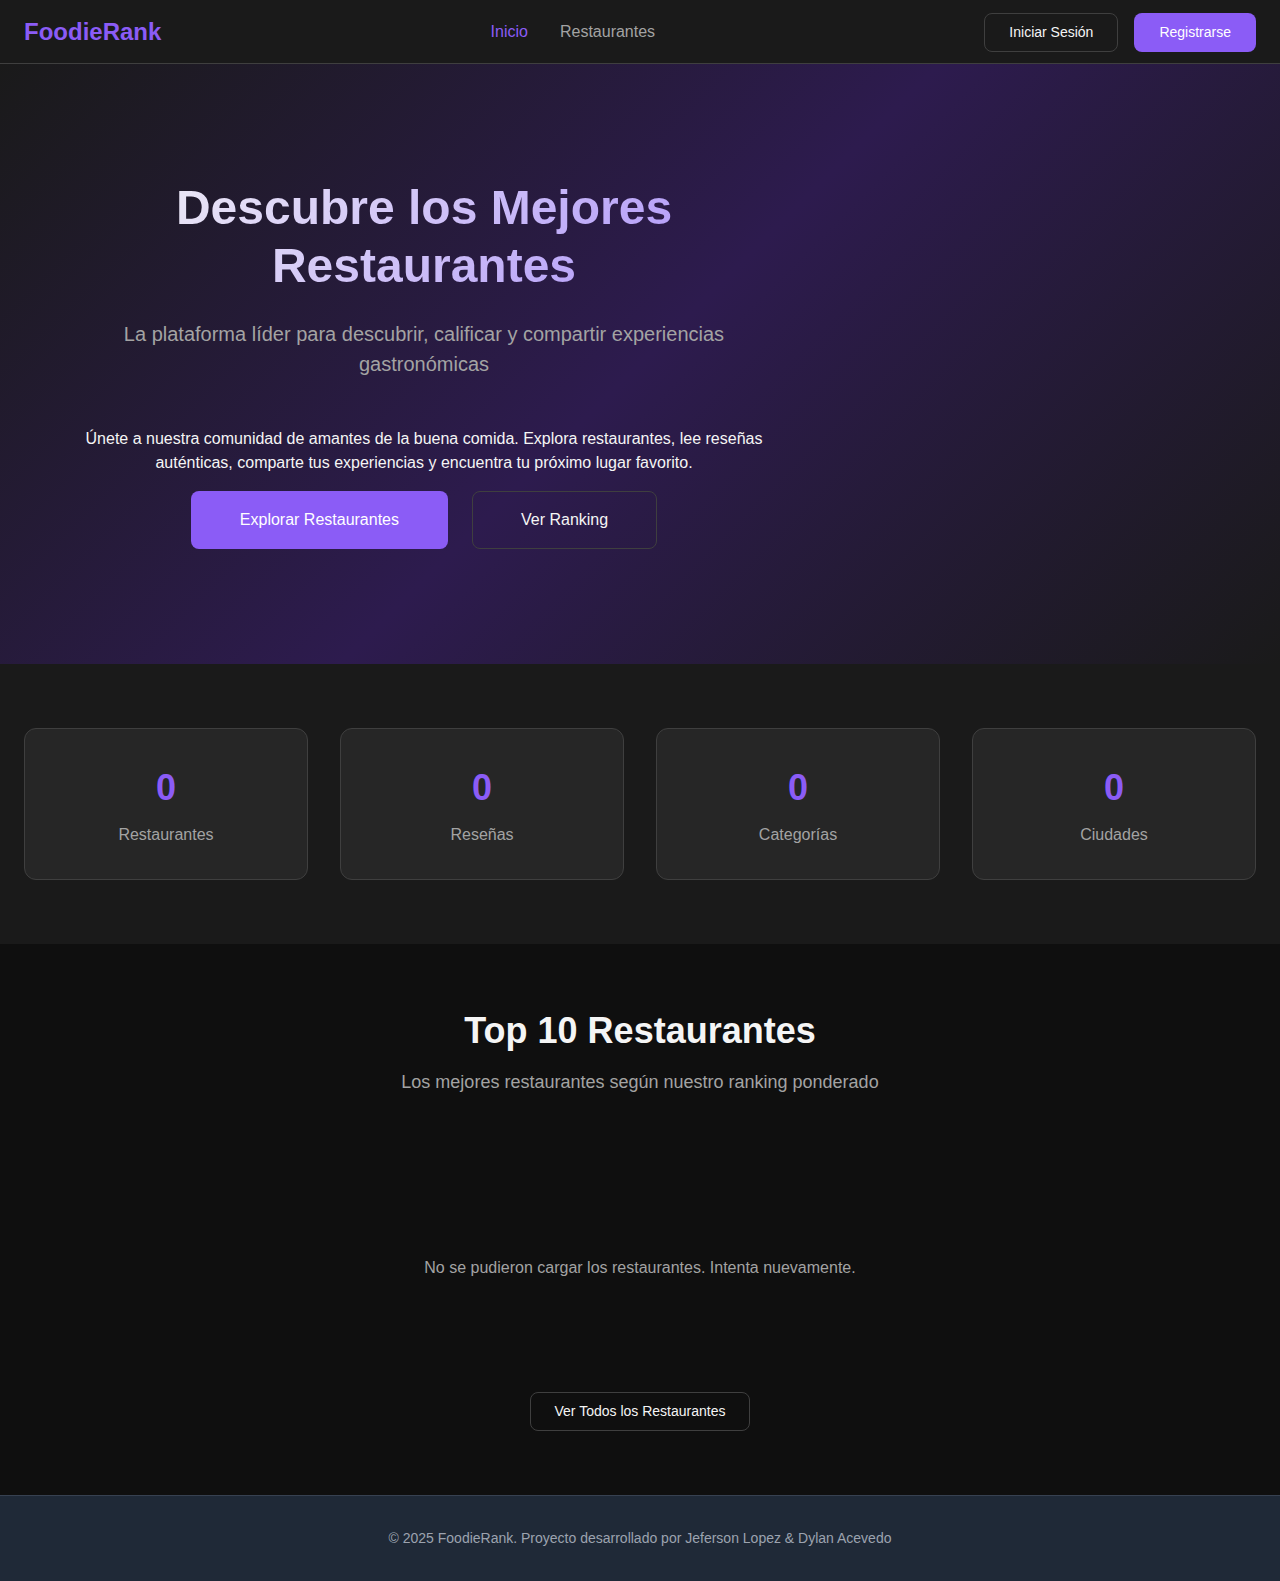
<file: index.html>
<!DOCTYPE html>
<html lang="es">

<head>
    <meta charset="UTF-8">
    <meta name="viewport" content="width=device-width, initial-scale=1.0">
    <meta name="description" content="FoodieRank - Descubre, califica y rankea los mejores restaurantes">
    <title>FoodieRank - Descubre los Mejores Restaurantes</title>

    <!-- Open Graph / Facebook -->
    <meta property="og:type" content="website">
    <meta property="og:url" content="https://foodierank.vercel.app/">
    <meta property="og:title" content="FoodieRank - Descubre los Mejores Restaurantes">
    <meta property="og:description" content="Descubre, califica y rankea los mejores restaurantes. La plataforma líder para amantes de la buena comida.">
    <meta property="og:image" content="https://foodierank.vercel.app/img/og.jpg">
    <meta property="og:image:width" content="1200">
    <meta property="og:image:height" content="630">

    <!-- Twitter -->
    <meta property="twitter:card" content="summary_large_image">
    <meta property="twitter:url" content="https://foodierank.vercel.app/">
    <meta property="twitter:title" content="FoodieRank - Descubre los Mejores Restaurantes">
    <meta property="twitter:description" content="Descubre, califica y rankea los mejores restaurantes. La plataforma líder para amantes de la buena comida.">
    <meta property="twitter:image" content="https://foodierank.vercel.app/img/og.jpg">

    <!-- Favicon -->
    <link rel="icon" type="image/png" href="img/logo.png">
    <link rel="shortcut icon" type="image/png" href="img/logo.png">
    <link rel="apple-touch-icon" href="img/logo.png">

    <link rel="stylesheet" href="assets/css/reset.css">
    <link rel="stylesheet" href="assets/css/variables.css">
    <link rel="stylesheet" href="assets/css/styles.css">
    <link rel="stylesheet" href="assets/css/home.css">
</head>

<body>
    <!-- Header -->
    <header class="header">
        <div class="container">
            <nav class="nav">
                <a href="index.html" class="logo">FoodieRank</a>

                <div class="nav-links" id="navLinks">
                    <a href="index.html" class="nav-link active">Inicio</a>
                    <a href="pages/restaurants.html" class="nav-link">Restaurantes</a>
                    <a href="#" class="nav-link" id="myRestaurantsLink" style="display: none;">Mis Restaurantes</a>
                    <a href="pages/admin.html" class="nav-link" id="adminLink" style="display: none;">Admin</a>
                </div>

                <div class="nav-actions">
                    <div id="authButtons">
                        <a href="pages/login.html" class="btn btn-outline">Iniciar Sesión</a>
                        <a href="pages/register.html" class="btn btn-primary">Registrarse</a>
                    </div>

                    <div id="userMenu" class="user-menu" style="display: none;">
                        <button class="user-menu-toggle" id="userMenuToggle">
                            <span class="user-name" id="userName"></span>
                        </button>
                        <div class="user-menu-dropdown" id="userMenuDropdown">
                            <a href="#" class="dropdown-item" id="profileLink">Mi Perfil</a>
                            <button class="dropdown-item" id="logoutBtn">Cerrar Sesión</button>
                        </div>
                    </div>
                </div>

                <button class="mobile-menu-toggle" id="mobileMenuToggle">
                    <span></span>
                    <span></span>
                    <span></span>
                </button>
            </nav>
        </div>
    </header>

    <!-- Hero Section -->
    <section class="hero">
        <div class="container">
            <div class="hero-content">
                <h1 class="hero-title">Descubre los Mejores Restaurantes</h1>
                <p class="hero-subtitle">La plataforma líder para descubrir, calificar y compartir experiencias gastronómicas</p>
                <p class="hero-description">
                    Únete a nuestra comunidad de amantes de la buena comida. Explora restaurantes,
                    lee reseñas auténticas, comparte tus experiencias y encuentra tu próximo lugar favorito.
                </p>
                <div class="hero-actions">
                    <a href="pages/restaurants.html" class="btn btn-primary btn-lg">Explorar Restaurantes</a>
                    <a href="#ranking" class="btn btn-outline btn-lg">Ver Ranking</a>
                </div>
            </div>
        </div>
    </section>

    <!-- Stats Section -->
    <section class="stats-section">
        <div class="container">
            <div class="stats-grid">
                <div class="stat-card">
                    <div class="stat-value" id="totalRestaurants">-</div>
                    <div class="stat-label">Restaurantes</div>
                </div>
                <div class="stat-card">
                    <div class="stat-value" id="totalReviews">-</div>
                    <div class="stat-label">Reseñas</div>
                </div>
                <div class="stat-card">
                    <div class="stat-value" id="totalCategories">-</div>
                    <div class="stat-label">Categorías</div>
                </div>
                <div class="stat-card">
                    <div class="stat-value" id="totalCities">-</div>
                    <div class="stat-label">Ciudades</div>
                </div>
            </div>
        </div>
    </section>

    <!-- Top Restaurants Section -->
    <section class="ranking-section" id="ranking">
        <div class="container">
            <div class="section-header">
                <h2 class="section-title">Top 10 Restaurantes</h2>
                <p class="section-subtitle">Los mejores restaurantes según nuestro ranking ponderado</p>
            </div>

            <div id="rankingLoader" class="loader">
                <div class="spinner"></div>
            </div>

            <div id="rankingList" class="ranking-list"></div>

            <div id="rankingError" class="error-message" style="display: none;">
                <p>No se pudieron cargar los restaurantes. Intenta nuevamente.</p>
            </div>

            <div class="section-footer">
                <a href="pages/restaurants.html" class="btn btn-outline">Ver Todos los Restaurantes</a>
            </div>
        </div>
    </section>

    <!-- Footer -->
    <footer class="footer">
        <div class="container">
            <p class="footer-text">&copy; 2025 FoodieRank. Proyecto desarrollado por Jeferson Lopez & Dylan Acevedo</p>
        </div>
    </footer>

    <script src="assets/js/config.js"></script>
    <script src="assets/js/utils.js"></script>
    <script src="assets/js/api.js"></script>
    <script src="assets/js/auth.js"></script>
    <script src="assets/js/main.js"></script>
</body>

</html>
</file>
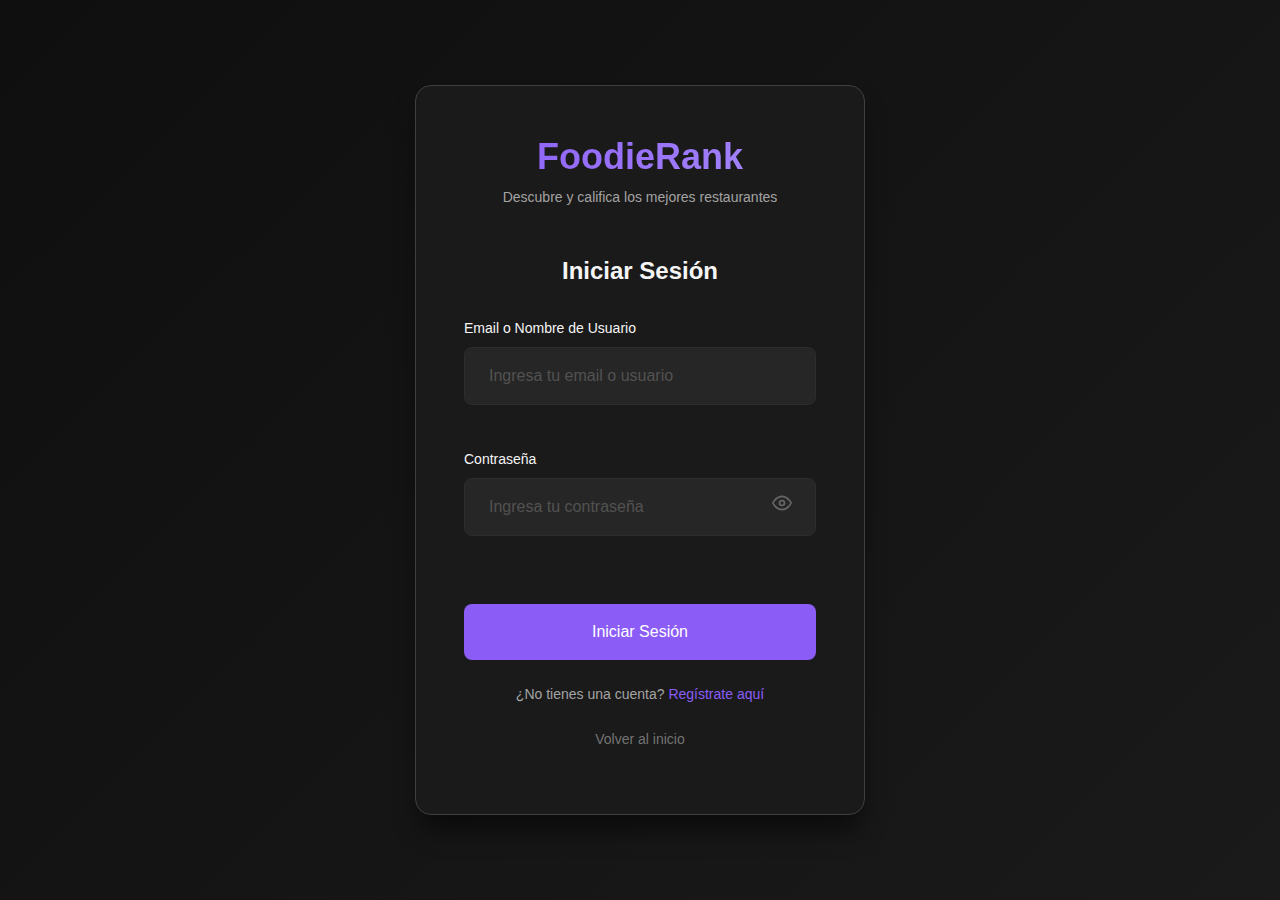
<file: pages/admin.html>
<!DOCTYPE html>
<html lang="es">

<head>
    <meta charset="UTF-8">
    <meta name="viewport" content="width=device-width, initial-scale=1.0">
    <meta name="description" content="Panel de Administración - FoodieRank">
    <title>Administración - FoodieRank</title>

    <!-- Favicon -->
    <link rel="icon" type="image/png" href="../img/logo.png">
    <link rel="shortcut icon" type="image/png" href="../img/logo.png">
    <link rel="apple-touch-icon" href="../img/logo.png">

    <link rel="stylesheet" href="../assets/css/reset.css">
    <link rel="stylesheet" href="../assets/css/variables.css">
    <link rel="stylesheet" href="../assets/css/styles.css">
    <link rel="stylesheet" href="../assets/css/home.css">
    <link rel="stylesheet" href="../assets/css/restaurants.css">
    <link rel="stylesheet" href="../assets/css/admin.css">
</head>

<body>
    <header class="header">
        <div class="container">
            <nav class="nav">
                <a href="../index.html" class="logo">FoodieRank</a>

                <div class="nav-links" id="navLinks">
                    <a href="../index.html" class="nav-link">Inicio</a>
                    <a href="restaurants.html" class="nav-link">Restaurantes</a>
                    <a href="#" class="nav-link" id="myRestaurantsLink">Mis Restaurantes</a>
                    <a href="admin.html" class="nav-link active">Admin</a>
                </div>

                <div class="nav-actions">
                    <div id="userMenu" class="user-menu">
                        <button class="user-menu-toggle" id="userMenuToggle">
                            <span class="user-name" id="userName"></span>
                        </button>
                        <div class="user-menu-dropdown" id="userMenuDropdown">
                            <a href="#" class="dropdown-item" id="profileLink">Mi Perfil</a>
                            <button class="dropdown-item" id="logoutBtn">Cerrar Sesión</button>
                        </div>
                    </div>
                </div>

                <button class="mobile-menu-toggle" id="mobileMenuToggle">
                    <span></span>
                    <span></span>
                    <span></span>
                </button>
            </nav>
        </div>
    </header>

    <main class="main-content">
        <div class="container">
            <div class="page-header">
                <h1 class="page-title">Panel de Administración</h1>
            </div>

            <div class="admin-tabs">
                <button class="tab-btn active" data-tab="pending">Restaurantes Pendientes</button>
                <button class="tab-btn" data-tab="categories">Categorías</button>
                <button class="tab-btn" data-tab="users">Usuarios</button>
            </div>

            <!-- Pending Restaurants Tab -->
            <div class="tab-content active" id="pendingTab">
                <div class="section-header">
                    <h2 class="section-title">Restaurantes Pendientes de Aprobación</h2>
                </div>

                <div id="pendingLoader" class="loader">
                    <div class="spinner"></div>
                </div>

                <div id="pendingList" class="admin-list"></div>

                <div id="pendingEmpty" class="empty-message" style="display: none;">
                    <p>No hay restaurantes pendientes de aprobación</p>
                </div>
            </div>

            <!-- Categories Tab -->
            <div class="tab-content" id="categoriesTab">
                <div class="section-header">
                    <h2 class="section-title">Gestión de Categorías</h2>
                    <button class="btn btn-primary" id="addCategoryBtn">Agregar Categoría</button>
                </div>

                <div id="categoriesLoader" class="loader">
                    <div class="spinner"></div>
                </div>

                <div id="categoriesList" class="categories-grid"></div>
            </div>

            <!-- Users Tab -->
            <div class="tab-content" id="usersTab">
                <div class="section-header">
                    <h2 class="section-title">Gestión de Usuarios</h2>
                </div>

                <div id="usersLoader" class="loader">
                    <div class="spinner"></div>
                </div>

                <div id="usersList" class="admin-list"></div>
            </div>
        </div>
    </main>

    <!-- Modal Agregar Categoría -->
    <div id="addCategoryModal" class="modal" style="display: none;">
        <div class="modal-overlay"></div>
        <div class="modal-content">
            <div class="modal-header">
                <h2 class="modal-title">Agregar Categoría</h2>
                <button class="modal-close" id="closeCategoryModalBtn">&times;</button>
            </div>

            <form id="addCategoryForm" class="modal-form">
                <div class="form-group">
                    <label for="categoryName" class="form-label">Nombre de la Categoría</label>
                    <input type="text" id="categoryName" class="form-input" placeholder="Nombre de la categoría"
                        required>
                    <span class="form-error" id="categoryNameError"></span>
                </div>

                <div class="form-group">
                    <label for="categoryDescription" class="form-label">Descripción</label>
                    <textarea id="categoryDescription" class="form-input" rows="3"
                        placeholder="Describe la categoría..."></textarea>
                </div>

                <div class="modal-footer">
                    <button type="button" class="btn btn-outline" id="cancelCategoryBtn">Cancelar</button>
                    <button type="submit" class="btn btn-primary" id="submitCategoryBtn">Crear Categoría</button>
                </div>

                <div id="categoryModalError" class="alert alert-error" style="display: none;"></div>
            </form>
        </div>
    </div>

    <script src="../assets/js/config.js"></script>
    <script src="../assets/js/utils.js"></script>
    <script src="../assets/js/api.js"></script>
    <script src="../assets/js/auth.js"></script>
    <script src="../assets/js/admin.js"></script>
</body>

</html>
</file>
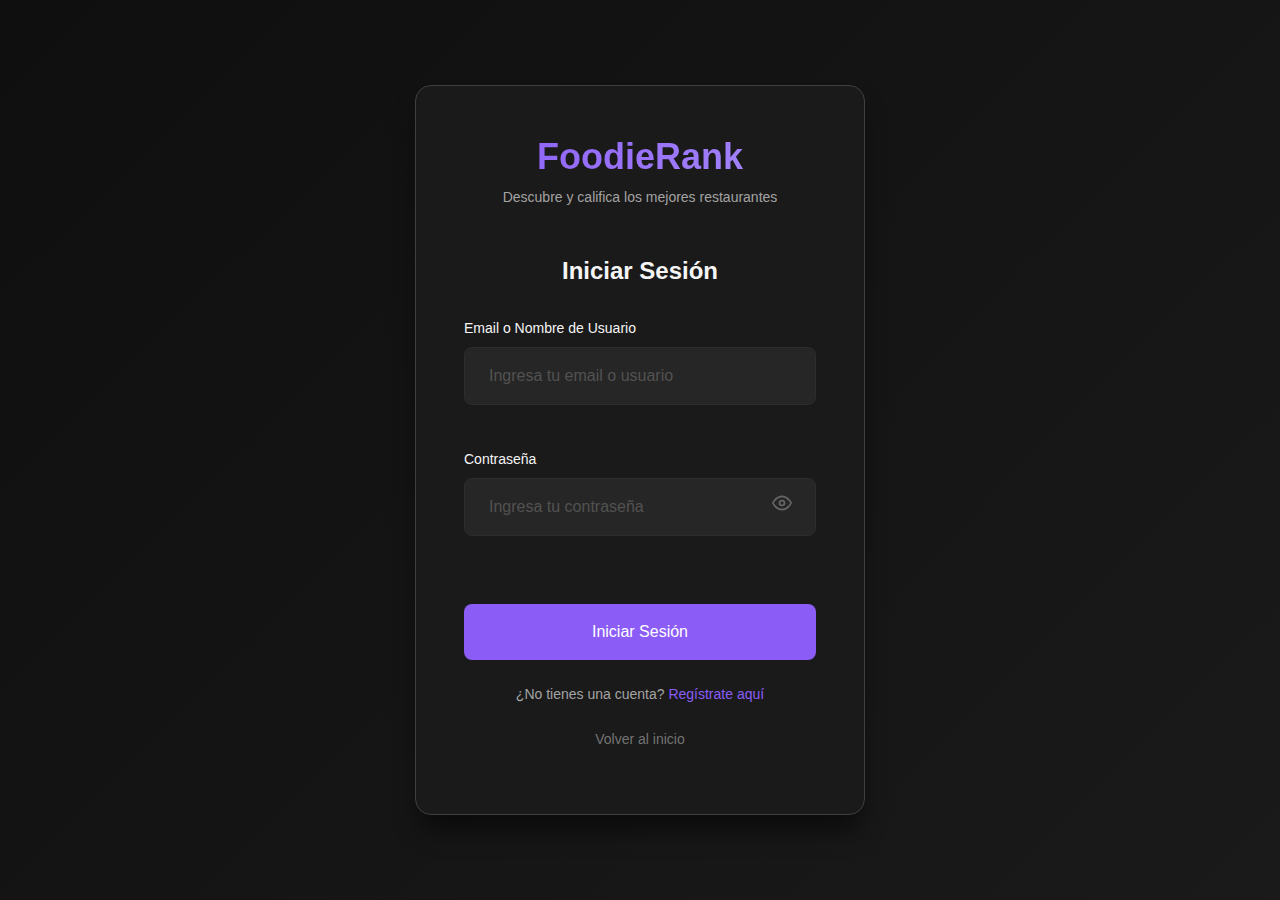
<file: pages/login.html>
<!DOCTYPE html>
<html lang="es">

<head>
    <meta charset="UTF-8">
    <meta name="viewport" content="width=device-width, initial-scale=1.0">
    <meta name="description" content="Inicia sesión en FoodieRank - Descubre y califica los mejores restaurantes">
    <title>Iniciar Sesión - FoodieRank</title>

    <!-- CSS -->
    <link rel="stylesheet" href="../assets/css/reset.css">
    <link rel="stylesheet" href="../assets/css/variables.css">
    <link rel="stylesheet" href="../assets/css/styles.css">
    <link rel="stylesheet" href="../assets/css/auth.css">
    <link rel="stylesheet" href="../assets/css/icons.css">
</head>

<body class="auth-page">
    <div class="auth-container">
        <div class="auth-card">
            <!-- Logo/Brand -->
            <div class="auth-header">
                <h1 class="brand-logo">FoodieRank</h1>
                <p class="auth-subtitle">Descubre y califica los mejores restaurantes</p>
            </div>

            <!-- Login Form -->
            <form id="loginForm" class="auth-form" novalidate>
                <h2 class="form-title">Iniciar Sesión</h2>

                <!-- Email or Username Field -->
                <div class="form-group">
                    <label for="identifier" class="form-label">Email o Nombre de Usuario</label>
                    <input type="text" id="identifier" name="identifier" class="form-input"
                        placeholder="Ingresa tu email o usuario" required autocomplete="username">
                    <span class="form-error" id="identifierError"></span>
                </div>

                <!-- Password Field -->
                <div class="form-group">
                    <label for="password" class="form-label">Contraseña</label>
                    <div class="password-input-wrapper">
                        <input type="password" id="password" name="password" class="form-input"
                            placeholder="Ingresa tu contraseña" required autocomplete="current-password">
                        <button type="button" class="toggle-password" id="togglePassword"
                            aria-label="Mostrar contraseña">
                            <span class="icon icon-eye"></span>
                        </button>
                    </div>
                    <span class="form-error" id="passwordError"></span>
                </div>

                <!-- Submit Button -->
                <button type="submit" class="btn btn-primary btn-block" id="loginBtn">
                    Iniciar Sesión
                </button>

                <!-- Error Message -->
                <div id="formError" class="alert alert-error" style="display: none;"></div>

                <!-- Register Link -->
                <p class="auth-footer">
                    ¿No tienes una cuenta?
                    <a href="register.html" class="auth-link">Regístrate aquí</a>
                </p>

                <!-- Back to Home -->
                <p class="auth-footer">
                    <a href="../index.html" class="auth-link-secondary">Volver al inicio</a>
                </p>
            </form>
        </div>
    </div>

    <!-- JavaScript -->
    <script src="../assets/js/config.js"></script>
    <script src="../assets/js/utils.js"></script>
    <script src="../assets/js/api.js"></script>
    <script src="../assets/js/auth.js"></script>
    <script>
        // Login Form Handler
        document.addEventListener('DOMContentLoaded', () => {
            const loginForm = document.getElementById('loginForm');
            const loginBtn = document.getElementById('loginBtn');
            const togglePasswordBtn = document.getElementById('togglePassword');
            const passwordInput = document.getElementById('password');
            const formError = document.getElementById('formError');

            // Redirect if already logged in
            if (AuthService.isAuthenticated()) {
                window.location.href = '../index.html';
                return;
            }

            // Toggle password visibility
            togglePasswordBtn.addEventListener('click', () => {
                const type = passwordInput.type === 'password' ? 'text' : 'password';
                passwordInput.type = type;
                const icon = togglePasswordBtn.querySelector('.icon');
                if (type === 'password') {
                    icon.classList.remove('icon-eye-off');
                    icon.classList.add('icon-eye');
                } else {
                    icon.classList.remove('icon-eye');
                    icon.classList.add('icon-eye-off');
                }
            });

            // Form validation
            function validateForm() {
                let isValid = true;
                const identifier = document.getElementById('identifier').value.trim();
                const password = document.getElementById('password').value;

                // Clear previous errors
                document.getElementById('identifierError').textContent = '';
                document.getElementById('passwordError').textContent = '';
                formError.style.display = 'none';

                // Validate identifier
                if (!identifier) {
                    document.getElementById('identifierError').textContent = 'El email o usuario es requerido';
                    isValid = false;
                }

                // Validate password
                if (!password) {
                    document.getElementById('passwordError').textContent = 'La contraseña es requerida';
                    isValid = false;
                } else if (password.length < CONFIG.VALIDATION.PASSWORD.MIN_LENGTH) {
                    document.getElementById('passwordError').textContent = `La contraseña debe tener al menos ${CONFIG.VALIDATION.PASSWORD.MIN_LENGTH} caracteres`;
                    isValid = false;
                }

                return isValid;
            }

            // Handle form submission
            loginForm.addEventListener('submit', async (e) => {
                e.preventDefault();

                if (!validateForm()) {
                    return;
                }

                const identifier = document.getElementById('identifier').value.trim();
                const password = document.getElementById('password').value;

                // Disable submit button
                loginBtn.disabled = true;
                loginBtn.textContent = 'Iniciando sesión...';

                try {
                    // Determine if identifier is email or username
                    const credentials = Utils.isValidEmail(identifier)
                        ? { email: identifier, password }
                        : { username: identifier, password };

                    const response = await AuthService.login(credentials);

                    if (response.success) {
                        Utils.showToast('Sesión iniciada correctamente', 'success');

                        // Redirect to home page after short delay
                        setTimeout(() => {
                            window.location.href = '../index.html';
                        }, 1000);
                    }
                } catch (error) {
                    console.error('Login error:', error);
                    formError.textContent = error.message || 'Error al iniciar sesión. Verifica tus credenciales.';
                    formError.style.display = 'block';

                    // Re-enable submit button
                    loginBtn.disabled = false;
                    loginBtn.textContent = 'Iniciar Sesión';
                }
            });

            // Clear error on input
            document.querySelectorAll('.form-input').forEach(input => {
                input.addEventListener('input', () => {
                    const errorElement = document.getElementById(`${input.id}Error`);
                    if (errorElement) {
                        errorElement.textContent = '';
                    }
                    formError.style.display = 'none';
                });
            });
        });
    </script>
</body>

</html>
</file>
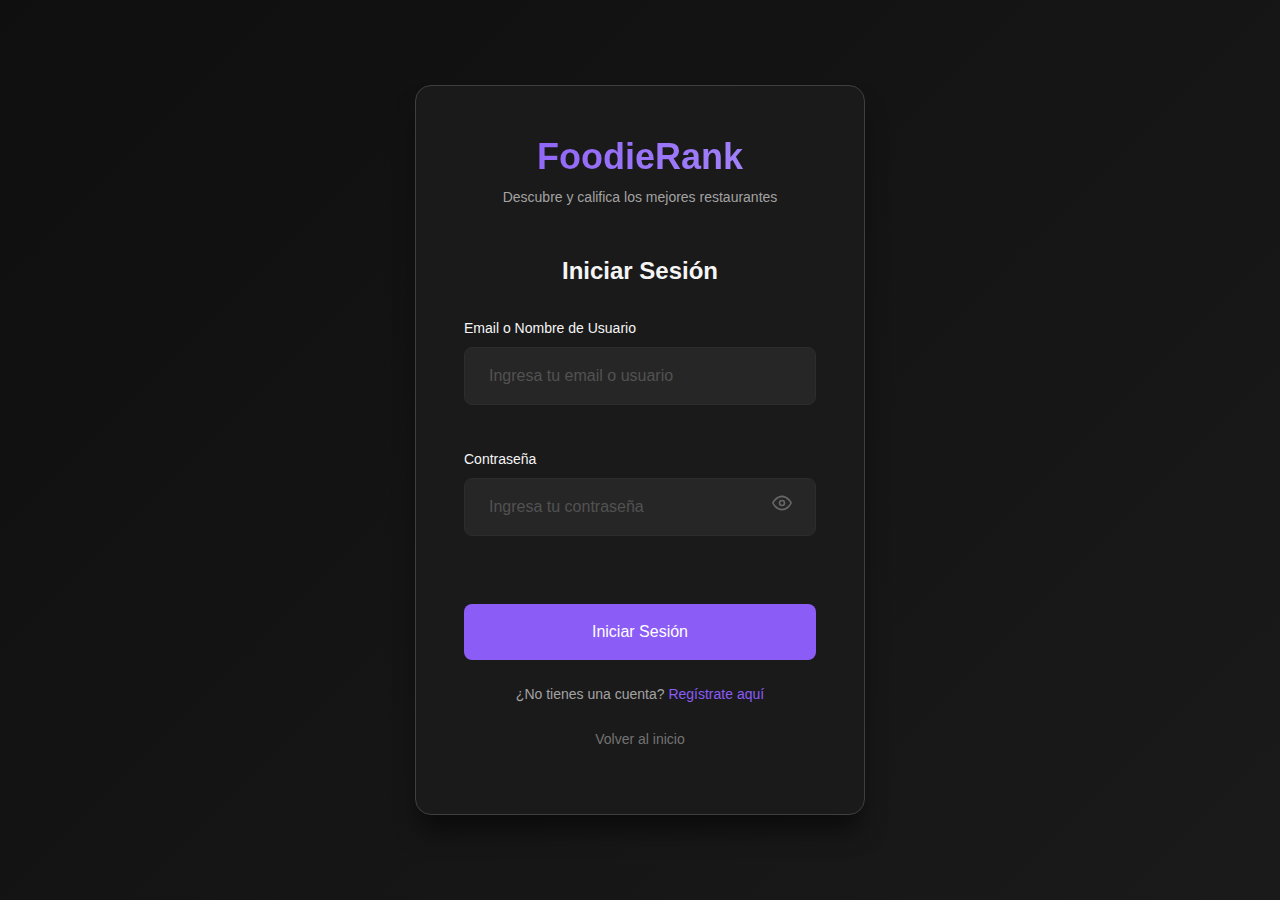
<file: pages/profile.html>
<!DOCTYPE html>
<html lang="es">

<head>
    <meta charset="UTF-8">
    <meta name="viewport" content="width=device-width, initial-scale=1.0">
    <meta name="description" content="Mi Perfil - FoodieRank">
    <title>Mi Perfil - FoodieRank</title>

    <!-- Favicon -->
    <link rel="icon" type="image/png" href="../img/logo.png">
    <link rel="shortcut icon" type="image/png" href="../img/logo.png">
    <link rel="apple-touch-icon" href="../img/logo.png">

    <link rel="stylesheet" href="../assets/css/reset.css">
    <link rel="stylesheet" href="../assets/css/variables.css">
    <link rel="stylesheet" href="../assets/css/styles.css">
    <link rel="stylesheet" href="../assets/css/home.css">
    <link rel="stylesheet" href="../assets/css/auth.css">
</head>

<body>
    <header class="header">
        <div class="container">
            <nav class="nav">
                <a href="../index.html" class="logo">FoodieRank</a>

                <div class="nav-links" id="navLinks">
                    <a href="../index.html" class="nav-link">Inicio</a>
                    <a href="restaurants.html" class="nav-link">Restaurantes</a>
                    <a href="#" class="nav-link" id="myRestaurantsLink">Mis Restaurantes</a>
                    <a href="admin.html" class="nav-link" id="adminLink" style="display: none;">Admin</a>
                </div>

                <div class="nav-actions">
                    <div id="userMenu" class="user-menu">
                        <button class="user-menu-toggle" id="userMenuToggle">
                            <span class="user-name" id="userName"></span>
                        </button>
                        <div class="user-menu-dropdown" id="userMenuDropdown">
                            <a href="profile.html" class="dropdown-item active" id="profileLink">Mi Perfil</a>
                            <button class="dropdown-item" id="logoutBtn">Cerrar Sesión</button>
                        </div>
                    </div>
                </div>

                <button class="mobile-menu-toggle" id="mobileMenuToggle">
                    <span></span>
                    <span></span>
                    <span></span>
                </button>
            </nav>
        </div>
    </header>

    <main class="main-content">
        <div class="container">
            <div class="page-header">
                <h1 class="page-title">Mi Perfil</h1>
            </div>

            <div id="profileLoader" class="loader" style="display: none;">
                <div class="spinner"></div>
            </div>

            <div id="profileContent" style="display: none;">
                <div class="auth-card" style="max-width: 600px; margin: 0 auto;">
                    <div class="profile-header" style="text-align: center; margin-bottom: 2rem;">
                        <div style="width: 100px; height: 100px; border-radius: 50%; background: var(--color-primary); color: white; display: flex; align-items: center; justify-content: center; font-size: 3rem; font-weight: bold; margin: 0 auto 1rem;">
                            <span id="userInitial"></span>
                        </div>
                        <h2 id="profileUsername" style="font-size: 1.5rem; margin-bottom: 0.5rem;"></h2>
                        <p id="profileEmail" style="color: var(--color-text-secondary);"></p>
                        <p style="margin-top: 0.5rem;">
                            <span id="profileRole" style="padding: 0.25rem 0.75rem; border-radius: 1rem; font-size: 0.875rem; font-weight: 500;"></span>
                        </p>
                    </div>

                    <div class="profile-stats" style="display: grid; grid-template-columns: repeat(auto-fit, minmax(150px, 1fr)); gap: 1rem; margin-bottom: 2rem;">
                        <div style="text-align: center; padding: 1rem; background: var(--color-bg-secondary); border-radius: 0.5rem;">
                            <div style="font-size: 2rem; font-weight: bold; color: var(--color-primary);" id="userReviewsCount">0</div>
                            <div style="font-size: 0.875rem; color: var(--color-text-secondary);">Reseñas</div>
                        </div>
                        <div style="text-align: center; padding: 1rem; background: var(--color-bg-secondary); border-radius: 0.5rem;">
                            <div style="font-size: 2rem; font-weight: bold; color: var(--color-primary);" id="userRestaurantsCount">0</div>
                            <div style="font-size: 0.875rem; color: var(--color-text-secondary);">Restaurantes</div>
                        </div>
                    </div>

                    <div class="profile-info">
                        <h3 style="font-size: 1.25rem; margin-bottom: 1rem; border-bottom: 2px solid var(--color-border-primary); padding-bottom: 0.5rem;">Información de la Cuenta</h3>

                        <div style="margin-bottom: 1rem;">
                            <div style="color: var(--color-text-secondary); font-size: 0.875rem; margin-bottom: 0.25rem;">Nombre de Usuario</div>
                            <div style="font-weight: 500;" id="displayUsername"></div>
                        </div>

                        <div style="margin-bottom: 1rem;">
                            <div style="color: var(--color-text-secondary); font-size: 0.875rem; margin-bottom: 0.25rem;">Email</div>
                            <div style="font-weight: 500;" id="displayEmail"></div>
                        </div>

                        <div style="margin-bottom: 1rem;">
                            <div style="color: var(--color-text-secondary); font-size: 0.875rem; margin-bottom: 0.25rem;">Rol</div>
                            <div style="font-weight: 500;" id="displayRole"></div>
                        </div>

                        <div style="margin-bottom: 1rem;">
                            <div style="color: var(--color-text-secondary); font-size: 0.875rem; margin-bottom: 0.25rem;">Miembro desde</div>
                            <div style="font-weight: 500;" id="memberSince"></div>
                        </div>
                    </div>

                    <div style="margin-top: 2rem; padding-top: 2rem; border-top: 1px solid var(--color-border-primary);">
                        <button class="btn btn-primary btn-block" onclick="window.location.href='restaurants.html'" style="margin-bottom: 0.5rem;">
                            Explorar Restaurantes
                        </button>
                        <button class="btn btn-outline btn-block" id="editProfileBtn">
                            Editar Perfil (Próximamente)
                        </button>
                    </div>
                </div>
            </div>

            <div id="profileError" class="error-message" style="display: none; text-align: center; padding: 2rem;">
                <p>Error al cargar el perfil. Por favor, intenta nuevamente.</p>
                <button class="btn btn-primary" onclick="location.reload()">Reintentar</button>
            </div>
        </div>
    </main>

    <script src="../assets/js/config.js"></script>
    <script src="../assets/js/utils.js"></script>
    <script src="../assets/js/api.js"></script>
    <script src="../assets/js/auth.js"></script>
    <script>
        document.addEventListener('DOMContentLoaded', async () => {
            // Require authentication
            if (!AuthService.requireAuth()) {
                return;
            }

            initAuth();
            initMobileMenu();
            await loadProfile();
        });

        function initAuth() {
            const userMenu = document.getElementById('userMenu');
            const userName = document.getElementById('userName');
            const myRestaurantsLink = document.getElementById('myRestaurantsLink');
            const adminLink = document.getElementById('adminLink');
            const logoutBtn = document.getElementById('logoutBtn');
            const userMenuToggle = document.getElementById('userMenuToggle');
            const userMenuDropdown = document.getElementById('userMenuDropdown');

            const user = AuthService.getUser();
            const userId = user.id || user._id;  // Soporte para ambos campos

            if (userName) userName.textContent = user.username;
            if (myRestaurantsLink) {
                myRestaurantsLink.style.display = 'block';
                myRestaurantsLink.href = `restaurants.html?owner=${userId}`;
            }

            if (user.role === 'admin' && adminLink) {
                adminLink.style.display = 'block';
            }

            if (userMenuToggle && userMenuDropdown) {
                userMenuToggle.addEventListener('click', () => {
                    userMenuDropdown.classList.toggle('show');
                });

                document.addEventListener('click', (e) => {
                    if (!userMenu.contains(e.target)) {
                        userMenuDropdown.classList.remove('show');
                    }
                });
            }

            if (logoutBtn) {
                logoutBtn.addEventListener('click', () => {
                    AuthService.logout();
                });
            }

            // Edit profile button (disabled for now)
            const editProfileBtn = document.getElementById('editProfileBtn');
            if (editProfileBtn) {
                editProfileBtn.addEventListener('click', () => {
                    Utils.showToast('Esta función estará disponible próximamente', 'info');
                });
            }
        }

        function initMobileMenu() {
            const mobileMenuToggle = document.getElementById('mobileMenuToggle');
            const navLinks = document.getElementById('navLinks');

            if (mobileMenuToggle && navLinks) {
                mobileMenuToggle.addEventListener('click', () => {
                    navLinks.classList.toggle('show');
                    mobileMenuToggle.classList.toggle('active');
                });
            }
        }

        async function loadUserStats(userId) {
            try {
                // Obtener restaurantes del usuario
                const restaurantsResponse = await API.restaurants.getAll({
                    createdBy: userId,
                    limit: 1000,
                    isApproved: 'all'
                });

                const restaurantsCount = restaurantsResponse.success &&
                                        restaurantsResponse.data &&
                                        restaurantsResponse.data.restaurants
                    ? restaurantsResponse.data.restaurants.length
                    : 0;

                // Actualizar contador de restaurantes
                document.getElementById('userRestaurantsCount').textContent = restaurantsCount;

                // TODO: Actualizar contador de reseñas cuando el backend tenga el endpoint
                document.getElementById('userReviewsCount').textContent = '0';

            } catch (error) {
                console.error('Error loading user stats:', error);
                document.getElementById('userRestaurantsCount').textContent = '0';
                document.getElementById('userReviewsCount').textContent = '0';
            }
        }

        async function loadProfile() {
            const loader = document.getElementById('profileLoader');
            const content = document.getElementById('profileContent');
            const error = document.getElementById('profileError');

            try {
                loader.style.display = 'flex';
                error.style.display = 'none';

                const user = AuthService.getUser();

                // Display user information
                document.getElementById('userInitial').textContent = user.username.charAt(0).toUpperCase();
                document.getElementById('profileUsername').textContent = user.username;
                document.getElementById('profileEmail').textContent = user.email;

                const roleElement = document.getElementById('profileRole');
                const roleText = user.role === 'admin' ? 'Administrador' : 'Usuario';
                roleElement.textContent = roleText;
                roleElement.style.background = user.role === 'admin' ? 'rgba(139, 92, 246, 0.1)' : 'rgba(163, 163, 163, 0.1)';
                roleElement.style.color = user.role === 'admin' ? 'var(--color-primary)' : 'var(--color-text-secondary)';

                document.getElementById('displayUsername').textContent = user.username;
                document.getElementById('displayEmail').textContent = user.email;
                document.getElementById('displayRole').textContent = roleText;
                document.getElementById('memberSince').textContent = Utils.formatDate(user.createdAt);

                // Load user stats from API
                await loadUserStats(user.id || user._id);

                content.style.display = 'block';
            } catch (err) {
                console.error('Error loading profile:', err);
                error.style.display = 'block';
            } finally {
                loader.style.display = 'none';
            }
        }
    </script>
</body>

</html>
</file>
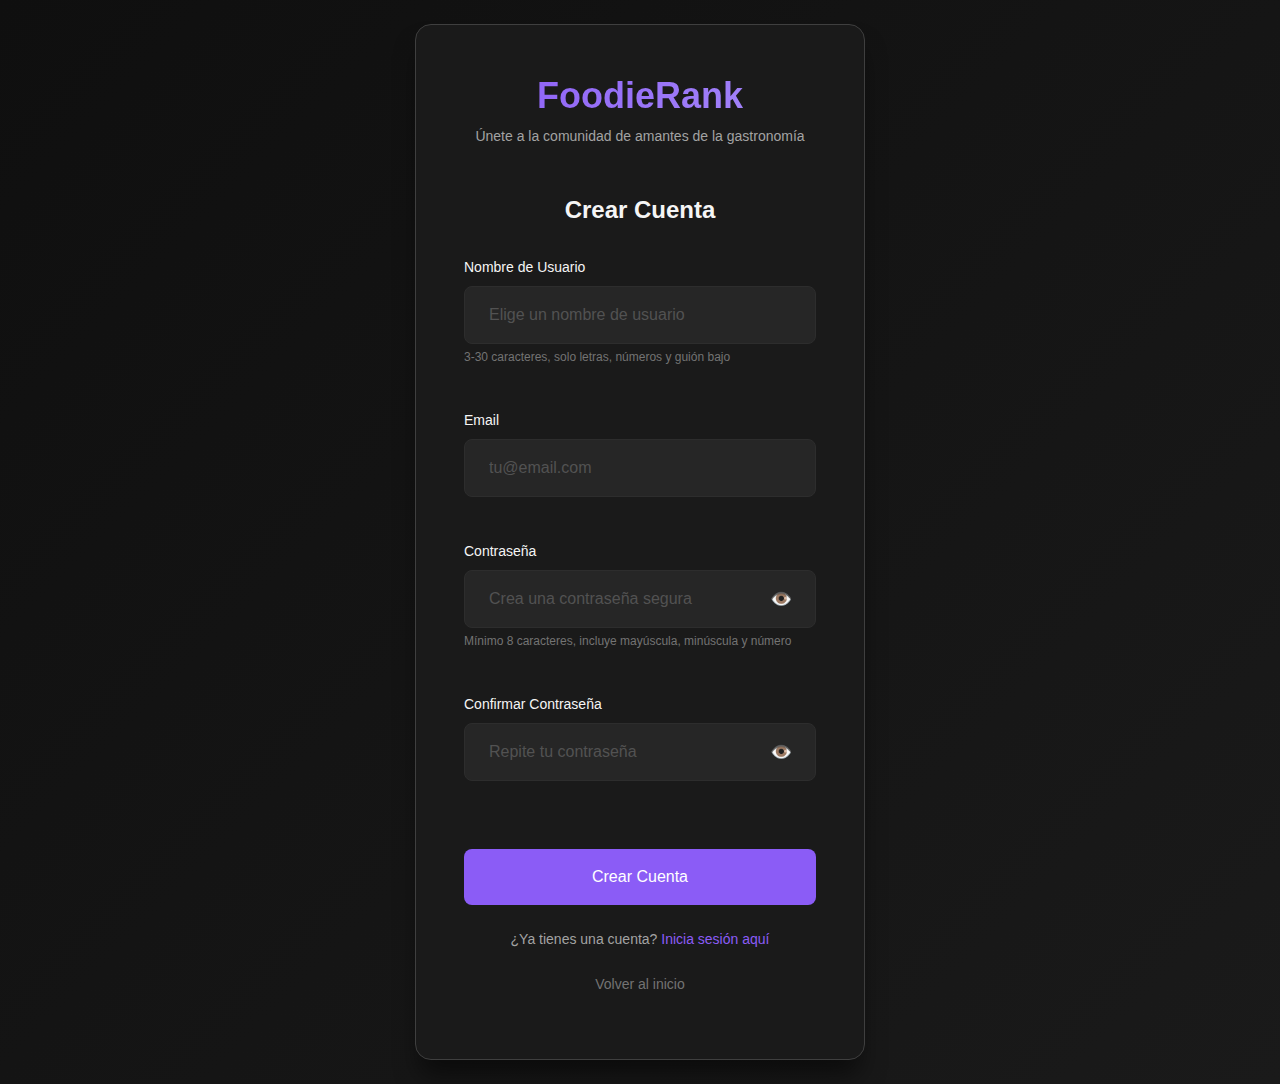
<file: pages/register.html>
<!DOCTYPE html>
<html lang="es">

<head>
    <meta charset="UTF-8">
    <meta name="viewport" content="width=device-width, initial-scale=1.0">
    <meta name="description" content="Regístrate en FoodieRank - Únete a la comunidad de amantes de la gastronomía">
    <title>Registrarse - FoodieRank</title>

    <!-- CSS -->
    <link rel="stylesheet" href="../assets/css/reset.css">
    <link rel="stylesheet" href="../assets/css/variables.css">
    <link rel="stylesheet" href="../assets/css/styles.css">
    <link rel="stylesheet" href="../assets/css/auth.css">
</head>

<body class="auth-page">
    <div class="auth-container">
        <div class="auth-card">
            <!-- Logo/Brand -->
            <div class="auth-header">
                <h1 class="brand-logo">FoodieRank</h1>
                <p class="auth-subtitle">Únete a la comunidad de amantes de la gastronomía</p>
            </div>

            <!-- Register Form -->
            <form id="registerForm" class="auth-form" novalidate>
                <h2 class="form-title">Crear Cuenta</h2>

                <!-- Username Field -->
                <div class="form-group">
                    <label for="username" class="form-label">Nombre de Usuario</label>
                    <input type="text" id="username" name="username" class="form-input"
                        placeholder="Elige un nombre de usuario" required autocomplete="username" minlength="3"
                        maxlength="30">
                    <span class="form-hint">3-30 caracteres, solo letras, números y guión bajo</span>
                    <span class="form-error" id="usernameError"></span>
                </div>

                <!-- Email Field -->
                <div class="form-group">
                    <label for="email" class="form-label">Email</label>
                    <input type="email" id="email" name="email" class="form-input" placeholder="tu@email.com" required
                        autocomplete="email">
                    <span class="form-error" id="emailError"></span>
                </div>

                <!-- Password Field -->
                <div class="form-group">
                    <label for="password" class="form-label">Contraseña</label>
                    <div class="password-input-wrapper">
                        <input type="password" id="password" name="password" class="form-input"
                            placeholder="Crea una contraseña segura" required autocomplete="new-password" minlength="8">
                        <button type="button" class="toggle-password" id="togglePassword"
                            aria-label="Mostrar contraseña">
                            <span class="eye-icon">👁️</span>
                        </button>
                    </div>
                    <span class="form-hint">Mínimo 8 caracteres, incluye mayúscula, minúscula y número</span>
                    <span class="form-error" id="passwordError"></span>
                </div>

                <!-- Confirm Password Field -->
                <div class="form-group">
                    <label for="confirmPassword" class="form-label">Confirmar Contraseña</label>
                    <div class="password-input-wrapper">
                        <input type="password" id="confirmPassword" name="confirmPassword" class="form-input"
                            placeholder="Repite tu contraseña" required autocomplete="new-password">
                        <button type="button" class="toggle-password" id="toggleConfirmPassword"
                            aria-label="Mostrar contraseña">
                            <span class="eye-icon">👁️</span>
                        </button>
                    </div>
                    <span class="form-error" id="confirmPasswordError"></span>
                </div>

                <!-- Submit Button -->
                <button type="submit" class="btn btn-primary btn-block" id="registerBtn">
                    Crear Cuenta
                </button>

                <!-- Error Message -->
                <div id="formError" class="alert alert-error" style="display: none;"></div>

                <!-- Login Link -->
                <p class="auth-footer">
                    ¿Ya tienes una cuenta?
                    <a href="login.html" class="auth-link">Inicia sesión aquí</a>
                </p>

                <!-- Back to Home -->
                <p class="auth-footer">
                    <a href="../index.html" class="auth-link-secondary">Volver al inicio</a>
                </p>
            </form>
        </div>
    </div>

    <!-- JavaScript -->
    <script src="../assets/js/config.js"></script>
    <script src="../assets/js/utils.js"></script>
    <script src="../assets/js/api.js"></script>
    <script src="../assets/js/auth.js"></script>
    <script>
        // Register Form Handler
        document.addEventListener('DOMContentLoaded', () => {
            const registerForm = document.getElementById('registerForm');
            const registerBtn = document.getElementById('registerBtn');
            const togglePasswordBtn = document.getElementById('togglePassword');
            const toggleConfirmPasswordBtn = document.getElementById('toggleConfirmPassword');
            const passwordInput = document.getElementById('password');
            const confirmPasswordInput = document.getElementById('confirmPassword');
            const formError = document.getElementById('formError');

            // Redirect if already logged in
            if (AuthService.isAuthenticated()) {
                window.location.href = '../index.html';
                return;
            }

            // Toggle password visibility
            togglePasswordBtn.addEventListener('click', () => {
                const type = passwordInput.type === 'password' ? 'text' : 'password';
                passwordInput.type = type;
                togglePasswordBtn.querySelector('.eye-icon').textContent = type === 'password' ? '👁️' : '🙈';
            });

            toggleConfirmPasswordBtn.addEventListener('click', () => {
                const type = confirmPasswordInput.type === 'password' ? 'text' : 'password';
                confirmPasswordInput.type = type;
                toggleConfirmPasswordBtn.querySelector('.eye-icon').textContent = type === 'password' ? '👁️' : '🙈';
            });

            // Form validation
            function validateForm() {
                let isValid = true;
                const username = document.getElementById('username').value.trim();
                const email = document.getElementById('email').value.trim();
                const password = document.getElementById('password').value;
                const confirmPassword = document.getElementById('confirmPassword').value;

                // Clear previous errors
                document.getElementById('usernameError').textContent = '';
                document.getElementById('emailError').textContent = '';
                document.getElementById('passwordError').textContent = '';
                document.getElementById('confirmPasswordError').textContent = '';
                formError.style.display = 'none';

                // Validate username
                if (!username) {
                    document.getElementById('usernameError').textContent = 'El nombre de usuario es requerido';
                    isValid = false;
                } else if (username.length < CONFIG.VALIDATION.USERNAME.MIN_LENGTH) {
                    document.getElementById('usernameError').textContent = `El usuario debe tener al menos ${CONFIG.VALIDATION.USERNAME.MIN_LENGTH} caracteres`;
                    isValid = false;
                } else if (username.length > CONFIG.VALIDATION.USERNAME.MAX_LENGTH) {
                    document.getElementById('usernameError').textContent = `El usuario no puede tener más de ${CONFIG.VALIDATION.USERNAME.MAX_LENGTH} caracteres`;
                    isValid = false;
                } else if (!CONFIG.VALIDATION.USERNAME.PATTERN.test(username)) {
                    document.getElementById('usernameError').textContent = 'Solo letras, números y guión bajo permitidos';
                    isValid = false;
                }

                // Validate email
                if (!email) {
                    document.getElementById('emailError').textContent = 'El email es requerido';
                    isValid = false;
                } else if (!Utils.isValidEmail(email)) {
                    document.getElementById('emailError').textContent = 'Email inválido';
                    isValid = false;
                }

                // Validate password
                if (!password) {
                    document.getElementById('passwordError').textContent = 'La contraseña es requerida';
                    isValid = false;
                } else if (password.length < CONFIG.VALIDATION.PASSWORD.MIN_LENGTH) {
                    document.getElementById('passwordError').textContent = `La contraseña debe tener al menos ${CONFIG.VALIDATION.PASSWORD.MIN_LENGTH} caracteres`;
                    isValid = false;
                } else if (!CONFIG.VALIDATION.PASSWORD.PATTERN.test(password)) {
                    document.getElementById('passwordError').textContent = 'Debe incluir mayúscula, minúscula y número';
                    isValid = false;
                }

                // Validate confirm password
                if (!confirmPassword) {
                    document.getElementById('confirmPasswordError').textContent = 'Confirma tu contraseña';
                    isValid = false;
                } else if (password !== confirmPassword) {
                    document.getElementById('confirmPasswordError').textContent = 'Las contraseñas no coinciden';
                    isValid = false;
                }

                return isValid;
            }

            // Handle form submission
            registerForm.addEventListener('submit', async (e) => {
                e.preventDefault();

                if (!validateForm()) {
                    return;
                }

                const userData = {
                    username: document.getElementById('username').value.trim(),
                    email: document.getElementById('email').value.trim().toLowerCase(),
                    password: document.getElementById('password').value
                };

                // Disable submit button
                registerBtn.disabled = true;
                registerBtn.textContent = 'Creando cuenta...';

                try {
                    const response = await AuthService.register(userData);

                    if (response.success) {
                        Utils.showToast('Cuenta creada correctamente', 'success');

                        // Redirect to home page after short delay
                        setTimeout(() => {
                            window.location.href = '../index.html';
                        }, 1000);
                    }
                } catch (error) {
                    console.error('Registration error:', error);

                    let errorMessage = 'Error al crear la cuenta. Intenta nuevamente.';

                    // Handle specific errors
                    if (error.message.includes('EMAIL_ALREADY_EXISTS')) {
                        errorMessage = 'Este email ya está registrado';
                    } else if (error.message.includes('USERNAME_ALREADY_EXISTS')) {
                        errorMessage = 'Este nombre de usuario ya está en uso';
                    } else if (error.message) {
                        errorMessage = error.message;
                    }

                    formError.textContent = errorMessage;
                    formError.style.display = 'block';

                    // Re-enable submit button
                    registerBtn.disabled = false;
                    registerBtn.textContent = 'Crear Cuenta';
                }
            });

            // Clear error on input
            document.querySelectorAll('.form-input').forEach(input => {
                input.addEventListener('input', () => {
                    const errorElement = document.getElementById(`${input.id}Error`);
                    if (errorElement) {
                        errorElement.textContent = '';
                    }
                    formError.style.display = 'none';
                });
            });
        });
    </script>
</body>

</html>
</file>
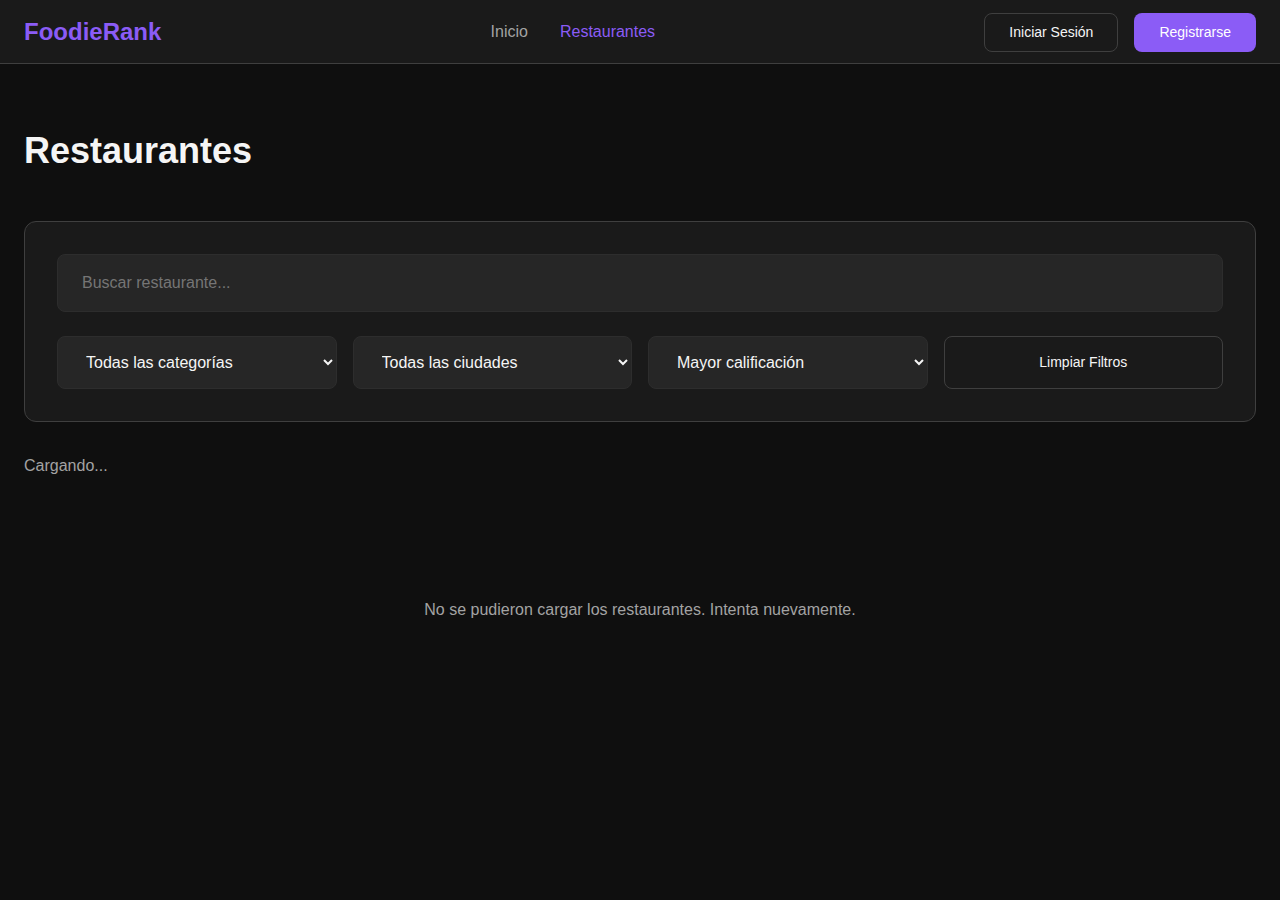
<file: pages/restaurants.html>
<!DOCTYPE html>
<html lang="es">

<head>
    <meta charset="UTF-8">
    <meta name="viewport" content="width=device-width, initial-scale=1.0">
    <meta name="description" content="Explora y descubre restaurantes en FoodieRank">
    <title>Restaurantes - FoodieRank</title>

    <!-- Open Graph / Facebook -->
    <meta property="og:type" content="website">
    <meta property="og:url" content="https://foodierank.vercel.app/pages/restaurants.html">
    <meta property="og:title" content="Restaurantes - FoodieRank">
    <meta property="og:description" content="Explora y descubre los mejores restaurantes calificados por nuestra comunidad.">
    <meta property="og:image" content="https://foodierank.vercel.app/img/og.jpg">

    <!-- Twitter -->
    <meta property="twitter:card" content="summary_large_image">
    <meta property="twitter:url" content="https://foodierank.vercel.app/pages/restaurants.html">
    <meta property="twitter:title" content="Restaurantes - FoodieRank">
    <meta property="twitter:description" content="Explora y descubre los mejores restaurantes calificados por nuestra comunidad.">
    <meta property="twitter:image" content="https://foodierank.vercel.app/img/og.jpg">

    <!-- Favicon -->
    <link rel="icon" type="image/png" href="../img/logo.png">
    <link rel="shortcut icon" type="image/png" href="../img/logo.png">
    <link rel="apple-touch-icon" href="../img/logo.png">

    <link rel="stylesheet" href="../assets/css/reset.css">
    <link rel="stylesheet" href="../assets/css/variables.css">
    <link rel="stylesheet" href="../assets/css/styles.css">
    <link rel="stylesheet" href="../assets/css/home.css">
    <link rel="stylesheet" href="../assets/css/restaurants.css">
</head>

<body>
    <header class="header">
        <div class="container">
            <nav class="nav">
                <a href="../index.html" class="logo">FoodieRank</a>

                <div class="nav-links" id="navLinks">
                    <a href="../index.html" class="nav-link">Inicio</a>
                    <a href="restaurants.html" class="nav-link active">Restaurantes</a>
                    <a href="#" class="nav-link" id="myRestaurantsLink" style="display: none;">Mis Restaurantes</a>
                    <a href="admin.html" class="nav-link" id="adminLink" style="display: none;">Admin</a>
                </div>

                <div class="nav-actions">
                    <div id="authButtons">
                        <a href="login.html" class="btn btn-outline">Iniciar Sesión</a>
                        <a href="register.html" class="btn btn-primary">Registrarse</a>
                    </div>

                    <div id="userMenu" class="user-menu" style="display: none;">
                        <button class="user-menu-toggle" id="userMenuToggle">
                            <span class="user-name" id="userName"></span>
                        </button>
                        <div class="user-menu-dropdown" id="userMenuDropdown">
                            <a href="#" class="dropdown-item" id="profileLink">Mi Perfil</a>
                            <button class="dropdown-item" id="logoutBtn">Cerrar Sesión</button>
                        </div>
                    </div>
                </div>

                <button class="mobile-menu-toggle" id="mobileMenuToggle">
                    <span></span>
                    <span></span>
                    <span></span>
                </button>
            </nav>
        </div>
    </header>

    <main class="main-content">
        <div class="container">
            <div class="page-header">
                <h1 class="page-title">Restaurantes</h1>
                <button class="btn btn-primary" id="addRestaurantBtn" style="display: none;">
                    Agregar Restaurante
                </button>
            </div>

            <div class="filters-section">
                <div class="search-box">
                    <input type="text" id="searchInput" class="search-input" placeholder="Buscar restaurante...">
                </div>

                <div class="filters">
                    <select id="categoryFilter" class="filter-select">
                        <option value="">Todas las categorías</option>
                    </select>

                    <select id="cityFilter" class="filter-select">
                        <option value="">Todas las ciudades</option>
                    </select>

                    <select id="sortFilter" class="filter-select">
                        <option value="rating">Mayor calificación</option>
                        <option value="reviews">Más reseñas</option>
                        <option value="name">Nombre A-Z</option>
                        <option value="recent">Más recientes</option>
                    </select>

                    <button class="btn btn-outline" id="clearFiltersBtn">Limpiar Filtros</button>
                </div>
            </div>

            <div class="results-info">
                <p id="resultsCount">Cargando...</p>
            </div>

            <div id="restaurantsLoader" class="loader">
                <div class="spinner"></div>
            </div>

            <div id="restaurantsGrid" class="restaurants-grid"></div>

            <div id="restaurantsError" class="error-message" style="display: none;">
                <p>No se pudieron cargar los restaurantes. Intenta nuevamente.</p>
            </div>

            <div id="paginationContainer" class="pagination" style="display: none;">
                <button class="pagination-btn" id="prevPageBtn" disabled>Anterior</button>
                <div class="pagination-info">
                    Página <span id="currentPage">1</span> de <span id="totalPages">1</span>
                </div>
                <button class="pagination-btn" id="nextPageBtn">Siguiente</button>
            </div>
        </div>
    </main>

    <div id="addRestaurantModal" class="modal" style="display: none;">
        <div class="modal-overlay"></div>
        <div class="modal-content">
            <div class="modal-header">
                <h2 class="modal-title">Agregar Restaurante</h2>
                <button class="modal-close" id="closeModalBtn">&times;</button>
            </div>

            <form id="addRestaurantForm" class="modal-form">
                <div class="form-group">
                    <label for="restaurantName" class="form-label">Nombre del Restaurante</label>
                    <input type="text" id="restaurantName" class="form-input" placeholder="Nombre del restaurante"
                        required>
                    <span class="form-error" id="restaurantNameError"></span>
                </div>

                <div class="form-group">
                    <label for="restaurantDescription" class="form-label">Descripción</label>
                    <textarea id="restaurantDescription" class="form-input" rows="4"
                        placeholder="Describe el restaurante..." required></textarea>
                    <span class="form-error" id="restaurantDescriptionError"></span>
                </div>

                <div class="form-group">
                    <label for="restaurantCategory" class="form-label">Categoría</label>
                    <select id="restaurantCategory" class="form-input" required>
                        <option value="">Selecciona una categoría</option>
                    </select>
                    <span class="form-error" id="restaurantCategoryError"></span>
                </div>

                <div class="form-row">
                    <div class="form-group">
                        <label for="restaurantAddress" class="form-label">Dirección</label>
                        <input type="text" id="restaurantAddress" class="form-input" placeholder="Dirección completa"
                            required>
                        <span class="form-error" id="restaurantAddressError"></span>
                    </div>

                    <div class="form-group">
                        <label for="restaurantCity" class="form-label">Ciudad</label>
                        <input type="text" id="restaurantCity" class="form-input" placeholder="Ciudad" required>
                        <span class="form-error" id="restaurantCityError"></span>
                    </div>
                </div>

                <div class="form-group">
                    <label for="restaurantImage" class="form-label">URL de Imagen (opcional)</label>
                    <input type="url" id="restaurantImage" class="form-input"
                        placeholder="https://example.com/image.jpg">
                    <span class="form-error" id="restaurantImageError"></span>
                </div>

                <div class="modal-footer">
                    <button type="button" class="btn btn-outline" id="cancelModalBtn">Cancelar</button>
                    <button type="submit" class="btn btn-primary" id="submitRestaurantBtn">Crear Restaurante</button>
                </div>

                <div id="modalError" class="alert alert-error" style="display: none;"></div>
            </form>
        </div>
    </div>

    <script src="../assets/js/config.js"></script>
    <script src="../assets/js/utils.js"></script>
    <script src="../assets/js/api.js"></script>
    <script src="../assets/js/auth.js"></script>
    <script src="../assets/js/restaurants.js"></script>
</body>

</html>
</file>
<file: assets/css/variables.css>
:root {
  /* Color Palette - Dark Theme */
  --color-primary: #8b5cf6;
  --color-primary-dark: #7c3aed;
  --color-primary-light: #a78bfa;

  --color-secondary: #10b981;
  --color-secondary-dark: #059669;
  --color-secondary-light: #34d399;

  --color-accent: #f59e0b;
  --color-accent-dark: #d97706;
  --color-accent-light: #fbbf24;

  /* Background Colors */
  --color-bg-primary: #0f0f0f;
  --color-bg-secondary: #1a1a1a;
  --color-bg-tertiary: #262626;
  --color-bg-elevated: #2d2d2d;

  /* Text Colors */
  --color-text-primary: #f5f5f5;
  --color-text-secondary: #a3a3a3;
  --color-text-tertiary: #737373;
  --color-text-muted: #525252;

  /* Border Colors */
  --color-border-primary: #3f3f3f;
  --color-border-secondary: #2d2d2d;
  --color-border-focus: var(--color-primary);

  /* Status Colors */
  --color-success: #10b981;
  --color-warning: #f59e0b;
  --color-error: #ef4444;
  --color-info: #3b82f6;

  /* Rating Star Color */
  --color-star: #fbbf24;
  --color-star-empty: #3f3f3f;

  /* Shadows */
  --shadow-sm: 0 1px 2px 0 rgba(0, 0, 0, 0.5);
  --shadow-md: 0 4px 6px -1px rgba(0, 0, 0, 0.5);
  --shadow-lg: 0 10px 15px -3px rgba(0, 0, 0, 0.5);
  --shadow-xl: 0 20px 25px -5px rgba(0, 0, 0, 0.5);

  /* Border Radius */
  --radius-sm: 0.25rem;
  --radius-md: 0.5rem;
  --radius-lg: 0.75rem;
  --radius-xl: 1rem;
  --radius-full: 9999px;

  /* Spacing */
  --spacing-xs: 0.25rem;
  --spacing-sm: 0.5rem;
  --spacing-md: 1rem;
  --spacing-lg: 1.5rem;
  --spacing-xl: 2rem;
  --spacing-2xl: 3rem;
  --spacing-3xl: 4rem;

  /* Typography */
  --font-family-primary: -apple-system, BlinkMacSystemFont, "Segoe UI", Roboto,
    "Helvetica Neue", Arial, sans-serif;
  --font-family-heading: "Inter", -apple-system, BlinkMacSystemFont, "Segoe UI",
    Roboto, sans-serif;

  /* Font Sizes */
  --font-size-xs: 0.75rem;
  --font-size-sm: 0.875rem;
  --font-size-base: 1rem;
  --font-size-lg: 1.125rem;
  --font-size-xl: 1.25rem;
  --font-size-2xl: 1.5rem;
  --font-size-3xl: 1.875rem;
  --font-size-4xl: 2.25rem;
  --font-size-5xl: 3rem;

  /* Font Weights */
  --font-weight-normal: 400;
  --font-weight-medium: 500;
  --font-weight-semibold: 600;
  --font-weight-bold: 700;

  /* Line Heights */
  --line-height-tight: 1.25;
  --line-height-normal: 1.5;
  --line-height-relaxed: 1.75;

  /* Transitions */
  --transition-fast: 150ms ease-in-out;
  --transition-base: 200ms ease-in-out;
  --transition-slow: 300ms ease-in-out;

  /* Z-Index */
  --z-index-dropdown: 1000;
  --z-index-modal: 1050;
  --z-index-toast: 1100;
  --z-index-tooltip: 1150;

  /* Container Width */
  --container-sm: 640px;
  --container-md: 768px;
  --container-lg: 1024px;
  --container-xl: 1280px;
  --container-2xl: 1536px;

  /* Header Height */
  --header-height: 4rem;

  /* Breakpoints (for reference in JS) */
  --breakpoint-sm: 640px;
  --breakpoint-md: 768px;
  --breakpoint-lg: 1024px;
  --breakpoint-xl: 1280px;
  --breakpoint-2xl: 1536px;
}
</file>
<file: assets/css/styles.css>
body {
  font-family: var(--font-family-primary);
  background: var(--color-bg-primary);
  color: var(--color-text-primary);
  line-height: var(--line-height-normal);
  font-size: var(--font-size-base);
}

/* Typography */
h1,
h2,
h3,
h4,
h5,
h6 {
  font-family: var(--font-family-heading);
  font-weight: var(--font-weight-semibold);
  line-height: var(--line-height-tight);
  color: var(--color-text-primary);
}

h1 {
  font-size: var(--font-size-4xl);
}

h2 {
  font-size: var(--font-size-3xl);
}

h3 {
  font-size: var(--font-size-2xl);
}

h4 {
  font-size: var(--font-size-xl);
}

h5 {
  font-size: var(--font-size-lg);
}

h6 {
  font-size: var(--font-size-base);
}

p {
  margin-bottom: var(--spacing-md);
}

a {
  color: var(--color-primary);
  text-decoration: none;
  transition: color var(--transition-base);
}

a:hover {
  color: var(--color-primary-light);
}

/* Container */
.container {
  width: 100%;
  max-width: var(--container-xl);
  margin: 0 auto;
  padding: 0 var(--spacing-lg);
}

.container-sm {
  max-width: var(--container-sm);
}

.container-md {
  max-width: var(--container-md);
}

.container-lg {
  max-width: var(--container-lg);
}

/* Toast Notifications */
.toast {
  position: fixed;
  bottom: var(--spacing-xl);
  right: var(--spacing-xl);
  padding: var(--spacing-md) var(--spacing-xl);
  background: var(--color-bg-elevated);
  border: 1px solid var(--color-border-primary);
  border-radius: var(--radius-md);
  color: var(--color-text-primary);
  box-shadow: var(--shadow-lg);
  z-index: var(--z-index-toast);
  opacity: 0;
  transform: translateY(1rem);
  transition: all var(--transition-base);
  max-width: 400px;
  word-wrap: break-word;
}

.toast.show {
  opacity: 1;
  transform: translateY(0);
}

.toast-success {
  border-color: var(--color-success);
  background: rgba(16, 185, 129, 0.1);
}

.toast-error {
  border-color: var(--color-error);
  background: rgba(239, 68, 68, 0.1);
}

.toast-warning {
  border-color: var(--color-warning);
  background: rgba(245, 158, 11, 0.1);
}

.toast-info {
  border-color: var(--color-info);
  background: rgba(59, 130, 246, 0.1);
}

/* Loader */
.loader {
  display: flex;
  align-items: center;
  justify-content: center;
  padding: var(--spacing-2xl);
}

.spinner {
  width: 3rem;
  height: 3rem;
  border: 3px solid var(--color-border-primary);
  border-top-color: var(--color-primary);
  border-radius: 50%;
  animation: spin 0.8s linear infinite;
}

@keyframes spin {
  to {
    transform: rotate(360deg);
  }
}

/* Stars Rating */
.stars {
  display: inline-flex;
  gap: 0.125rem;
  font-size: var(--font-size-lg);
}

.star {
  color: var(--color-star-empty);
  transition: color var(--transition-fast);
}

.star.filled {
  color: var(--color-star);
}

.star.half {
  background: linear-gradient(
    90deg,
    var(--color-star) 50%,
    var(--color-star-empty) 50%
  );
  -webkit-background-clip: text;
  -webkit-text-fill-color: transparent;
  background-clip: text;
}

.stars.interactive .star {
  cursor: pointer;
}

.stars.interactive .star:hover,
.stars.interactive .star.hover {
  color: var(--color-star);
}

/* Utility Classes */
.text-center {
  text-align: center;
}

.text-left {
  text-align: left;
}

.text-right {
  text-align: right;
}

.text-primary {
  color: var(--color-text-primary);
}

.text-secondary {
  color: var(--color-text-secondary);
}

.text-tertiary {
  color: var(--color-text-tertiary);
}

.text-muted {
  color: var(--color-text-muted);
}

.mt-0 {
  margin-top: 0;
}

.mt-sm {
  margin-top: var(--spacing-sm);
}

.mt-md {
  margin-top: var(--spacing-md);
}

.mt-lg {
  margin-top: var(--spacing-lg);
}

.mt-xl {
  margin-top: var(--spacing-xl);
}

.mb-0 {
  margin-bottom: 0;
}

.mb-sm {
  margin-bottom: var(--spacing-sm);
}

.mb-md {
  margin-bottom: var(--spacing-md);
}

.mb-lg {
  margin-bottom: var(--spacing-lg);
}

.mb-xl {
  margin-bottom: var(--spacing-xl);
}

.hidden {
  display: none !important;
}

.visible {
  display: block;
}

/* Scrollbar Styling */
::-webkit-scrollbar {
  width: 10px;
  height: 10px;
}

::-webkit-scrollbar-track {
  background: var(--color-bg-secondary);
}

::-webkit-scrollbar-thumb {
  background: var(--color-border-primary);
  border-radius: var(--radius-sm);
}

::-webkit-scrollbar-thumb:hover {
  background: var(--color-text-tertiary);
}

/* Selection */
::selection {
  background: var(--color-primary);
  color: white;
}

::-moz-selection {
  background: var(--color-primary);
  color: white;
}

/* Focus Visible */
*:focus-visible {
  outline: 2px solid var(--color-primary);
  outline-offset: 2px;
}

/* Responsive Images */
img {
  max-width: 100%;
  height: auto;
}

.placeholder-image {
  opacity: 0.6;
}

/* Responsive Design */
@media (max-width: 1024px) {
  .container {
    padding: 0 var(--spacing-md);
  }
}

@media (max-width: 768px) {
  html {
    font-size: 14px;
  }

  .toast {
    right: var(--spacing-md);
    left: var(--spacing-md);
    bottom: var(--spacing-md);
    max-width: none;
  }
}
</file>
<file: assets/css/home.css>
/* Header */
.header {
  background: var(--color-bg-secondary);
  border-bottom: 1px solid var(--color-border-primary);
  position: sticky;
  top: 0;
  z-index: 1000;
  height: var(--header-height);
}

.nav {
  display: flex;
  align-items: center;
  justify-content: space-between;
  height: var(--header-height);
  gap: var(--spacing-xl);
}

.logo {
  font-size: var(--font-size-2xl);
  font-weight: var(--font-weight-bold);
  color: var(--color-primary);
  text-decoration: none;
}

.nav-links {
  display: flex;
  gap: var(--spacing-xl);
  align-items: center;
}

.nav-link {
  color: var(--color-text-secondary);
  font-weight: var(--font-weight-medium);
  transition: color var(--transition-base);
  text-decoration: none;
}

.nav-link:hover,
.nav-link.active {
  color: var(--color-primary);
}

.nav-actions {
  display: flex;
  gap: var(--spacing-md);
  align-items: center;
}

#authButtons {
  display: flex;
  gap: var(--spacing-md);
}

.btn {
  display: inline-flex;
  align-items: center;
  justify-content: center;
  padding: var(--spacing-sm) var(--spacing-lg);
  font-size: var(--font-size-sm);
  font-weight: var(--font-weight-medium);
  border-radius: var(--radius-md);
  transition: all var(--transition-base);
  cursor: pointer;
  text-decoration: none;
  border: 1px solid transparent;
}

.btn-primary {
  background: var(--color-primary);
  color: white;
}

.btn-primary:hover {
  background: var(--color-primary-dark);
  transform: translateY(-1px);
  box-shadow: var(--shadow-md);
}

.btn-outline {
  border-color: var(--color-border-primary);
  color: var(--color-text-primary);
}

.btn-outline:hover {
  border-color: var(--color-primary);
  color: var(--color-primary);
}

.btn-lg {
  padding: var(--spacing-md) var(--spacing-2xl);
  font-size: var(--font-size-base);
}

/* User Menu */
.user-menu {
  position: relative;
}

.user-menu-toggle {
  padding: var(--spacing-sm) var(--spacing-lg);
  background: var(--color-bg-tertiary);
  border: 1px solid var(--color-border-primary);
  border-radius: var(--radius-md);
  color: var(--color-text-primary);
  cursor: pointer;
  transition: all var(--transition-base);
}

.user-menu-toggle:hover {
  border-color: var(--color-primary);
}

.user-menu-dropdown {
  position: absolute;
  top: calc(100% + var(--spacing-sm));
  right: 0;
  background: var(--color-bg-elevated);
  border: 1px solid var(--color-border-primary);
  border-radius: var(--radius-md);
  box-shadow: var(--shadow-lg);
  min-width: 200px;
  display: none;
  z-index: 1000;
}

.user-menu-dropdown.show {
  display: block;
}

.dropdown-item {
  display: block;
  width: 100%;
  padding: var(--spacing-md) var(--spacing-lg);
  color: var(--color-text-primary);
  text-align: left;
  border: none;
  background: none;
  cursor: pointer;
  transition: background var(--transition-base);
  text-decoration: none;
}

.dropdown-item:hover {
  background: var(--color-bg-tertiary);
}

/* Mobile Menu Toggle */
.mobile-menu-toggle {
  display: none;
  flex-direction: column;
  gap: 4px;
  background: none;
  border: none;
  cursor: pointer;
  padding: var(--spacing-sm);
}

.mobile-menu-toggle span {
  width: 24px;
  height: 2px;
  background: var(--color-text-primary);
  transition: all var(--transition-base);
}

/* Hero Section */
.hero {
  position: relative;
  min-height: 600px;
  display: flex;
  align-items: center;
  justify-content: center;
  background: linear-gradient(135deg, #1a1a1a 0%, #2d1b4e 50%, #1a1a1a 100%);
  overflow: hidden;
}

.hero-overlay {
  position: absolute;
  inset: 0;
  background: radial-gradient(
    circle at 50% 50%,
    rgba(139, 92, 246, 0.1) 0%,
    transparent 70%
  );
}

.hero-content {
  position: relative;
  text-align: center;
  max-width: 800px;
  padding: var(--spacing-2xl);
}

.hero-title {
  font-size: var(--font-size-5xl);
  font-weight: var(--font-weight-bold);
  margin-bottom: var(--spacing-lg);
  line-height: 1.2;
  background: linear-gradient(
    135deg,
    var(--color-text-primary) 0%,
    var(--color-primary-light) 100%
  );
  -webkit-background-clip: text;
  -webkit-text-fill-color: transparent;
  background-clip: text;
}

.hero-subtitle {
  font-size: var(--font-size-xl);
  color: var(--color-text-secondary);
  margin-bottom: var(--spacing-2xl);
}

.hero-actions {
  display: flex;
  gap: var(--spacing-lg);
  justify-content: center;
  flex-wrap: wrap;
}

/* Stats Section */
.stats-section {
  padding: var(--spacing-3xl) 0;
  background: var(--color-bg-secondary);
}

.stats-grid {
  display: grid;
  grid-template-columns: repeat(auto-fit, minmax(200px, 1fr));
  gap: var(--spacing-xl);
}

.stat-card {
  text-align: center;
  padding: var(--spacing-xl);
  background: var(--color-bg-tertiary);
  border: 1px solid var(--color-border-primary);
  border-radius: var(--radius-lg);
  transition: all var(--transition-base);
}

.stat-card:hover {
  transform: translateY(-4px);
  box-shadow: var(--shadow-lg);
  border-color: var(--color-primary);
}

.stat-value {
  font-size: var(--font-size-4xl);
  font-weight: var(--font-weight-bold);
  color: var(--color-primary);
  margin-bottom: var(--spacing-sm);
}

.stat-label {
  font-size: var(--font-size-base);
  color: var(--color-text-secondary);
}

/* Ranking Section */
.ranking-section {
  padding: var(--spacing-3xl) 0;
}

.section-header {
  text-align: center;
  margin-bottom: var(--spacing-3xl);
}

.section-title {
  font-size: var(--font-size-4xl);
  font-weight: var(--font-weight-bold);
  margin-bottom: var(--spacing-md);
}

.section-subtitle {
  font-size: var(--font-size-lg);
  color: var(--color-text-secondary);
}

.ranking-list {
  display: flex;
  flex-direction: column;
  gap: var(--spacing-lg);
  margin-bottom: var(--spacing-2xl);
}

.ranking-card {
  display: flex;
  gap: var(--spacing-lg);
  padding: var(--spacing-xl);
  background: var(--color-bg-secondary);
  border: 1px solid var(--color-border-primary);
  border-radius: var(--radius-lg);
  transition: all var(--transition-base);
  cursor: pointer;
  text-decoration: none;
  color: inherit;
}

.ranking-card:hover {
  transform: translateY(-2px);
  box-shadow: var(--shadow-lg);
  border-color: var(--color-primary);
}

.ranking-position {
  display: flex;
  align-items: center;
  justify-content: center;
  width: 60px;
  height: 60px;
  flex-shrink: 0;
  background: var(--color-bg-tertiary);
  border: 2px solid var(--color-primary);
  border-radius: var(--radius-full);
  font-size: var(--font-size-2xl);
  font-weight: var(--font-weight-bold);
  color: var(--color-primary);
}

.ranking-position.top-3 {
  background: var(--color-primary);
  color: white;
}

.ranking-image {
  width: 120px;
  height: 120px;
  object-fit: cover;
  border-radius: var(--radius-md);
  flex-shrink: 0;
}

.ranking-content {
  flex: 1;
  display: flex;
  flex-direction: column;
  gap: var(--spacing-sm);
}

.ranking-header {
  display: flex;
  justify-content: space-between;
  align-items: flex-start;
  gap: var(--spacing-md);
}

.ranking-name {
  font-size: var(--font-size-xl);
  font-weight: var(--font-weight-semibold);
  color: var(--color-text-primary);
}

.ranking-score {
  display: flex;
  flex-direction: column;
  align-items: flex-end;
  flex-shrink: 0;
}

.score-value {
  font-size: var(--font-size-2xl);
  font-weight: var(--font-weight-bold);
  color: var(--color-primary);
}

.score-label {
  font-size: var(--font-size-xs);
  color: var(--color-text-tertiary);
}

.ranking-meta {
  display: flex;
  gap: var(--spacing-lg);
  flex-wrap: wrap;
}

.meta-item {
  display: flex;
  align-items: center;
  gap: var(--spacing-xs);
  font-size: var(--font-size-sm);
  color: var(--color-text-secondary);
}

.ranking-description {
  font-size: var(--font-size-sm);
  color: var(--color-text-secondary);
  line-height: var(--line-height-relaxed);
}

.section-footer {
  text-align: center;
  margin-top: var(--spacing-2xl);
}

.error-message {
  text-align: center;
  padding: var(--spacing-2xl);
  color: var(--color-text-secondary);
}

/* Footer */
/* Footer simplificado y elegante */
.footer {
  background-color: #1f2937;
  color: #9ca3af;
  padding: 32px 0;
  margin-top: auto;
  border-top: 1px solid #374151;
}

.footer-text {
  text-align: center;
  font-size: 14px;
  margin: 0;
  font-weight: 400;
}

/* Responsive */
@media (max-width: 1024px) {
  .hero-title {
    font-size: var(--font-size-4xl);
  }
}

@media (max-width: 768px) {
  .nav-links {
    display: none;
  }

  .mobile-menu-toggle {
    display: flex;
  }

  .hero {
    min-height: 500px;
  }

  .hero-title {
    font-size: var(--font-size-3xl);
  }

  .hero-subtitle {
    font-size: var(--font-size-base);
  }

  .hero-actions {
    flex-direction: column;
  }

  .stats-grid {
    grid-template-columns: repeat(2, 1fr);
  }

  .ranking-card {
    flex-direction: column;
  }

  .ranking-image {
    width: 100%;
    height: 200px;
  }

  .ranking-header {
    flex-direction: column;
    align-items: flex-start;
  }

  .ranking-score {
    align-items: flex-start;
  }

  #authButtons {
    display: none;
  }
}
</file>
<file: assets/css/restaurants.css>
.main-content {
  min-height: calc(100vh - var(--header-height));
  padding: var(--spacing-3xl) 0;
}

.page-header {
  display: flex;
  justify-content: space-between;
  align-items: center;
  margin-bottom: var(--spacing-2xl);
  gap: var(--spacing-lg);
}

.page-title {
  font-size: var(--font-size-4xl);
  font-weight: var(--font-weight-bold);
}

.filters-section {
  background: var(--color-bg-secondary);
  border: 1px solid var(--color-border-primary);
  border-radius: var(--radius-lg);
  padding: var(--spacing-xl);
  margin-bottom: var(--spacing-xl);
}

.search-box {
  margin-bottom: var(--spacing-lg);
}

.search-input {
  width: 100%;
  padding: var(--spacing-md) var(--spacing-lg);
  background: var(--color-bg-tertiary);
  border: 1px solid var(--color-border-secondary);
  border-radius: var(--radius-md);
  color: var(--color-text-primary);
  font-size: var(--font-size-base);
  transition: all var(--transition-base);
}

.search-input:focus {
  outline: none;
  border-color: var(--color-primary);
  box-shadow: 0 0 0 3px rgba(139, 92, 246, 0.1);
}

.filters {
  display: grid;
  grid-template-columns: repeat(auto-fit, minmax(200px, 1fr));
  gap: var(--spacing-md);
}

.filter-select {
  padding: var(--spacing-md) var(--spacing-lg);
  background: var(--color-bg-tertiary);
  border: 1px solid var(--color-border-secondary);
  border-radius: var(--radius-md);
  color: var(--color-text-primary);
  font-size: var(--font-size-base);
  cursor: pointer;
  transition: all var(--transition-base);
}

.filter-select:focus {
  outline: none;
  border-color: var(--color-primary);
}

.results-info {
  margin-bottom: var(--spacing-lg);
  color: var(--color-text-secondary);
}

.restaurants-grid {
  display: grid;
  grid-template-columns: repeat(auto-fill, minmax(320px, 1fr));
  gap: var(--spacing-xl);
  margin-bottom: var(--spacing-2xl);
}

.restaurant-card {
  background: var(--color-bg-secondary);
  border: 1px solid var(--color-border-primary);
  border-radius: var(--radius-lg);
  overflow: hidden;
  transition: all var(--transition-base);
  cursor: pointer;
  text-decoration: none;
  color: inherit;
  display: flex;
  flex-direction: column;
}

.restaurant-card:hover {
  transform: translateY(-4px);
  box-shadow: var(--shadow-lg);
  border-color: var(--color-primary);
}

.restaurant-image {
  width: 100%;
  height: 200px;
  object-fit: cover;
  background: var(--color-bg-tertiary);
}

.restaurant-badge {
  position: absolute;
  top: var(--spacing-md);
  right: var(--spacing-md);
  padding: var(--spacing-xs) var(--spacing-md);
  background: var(--color-primary);
  color: white;
  font-size: var(--font-size-xs);
  font-weight: var(--font-weight-semibold);
  border-radius: var(--radius-full);
}

.restaurant-content {
  padding: var(--spacing-lg);
  flex: 1;
  display: flex;
  flex-direction: column;
}

.restaurant-header {
  margin-bottom: var(--spacing-md);
}

.restaurant-name {
  font-size: var(--font-size-xl);
  font-weight: var(--font-weight-semibold);
  color: var(--color-text-primary);
  margin-bottom: var(--spacing-xs);
}

.restaurant-category {
  font-size: var(--font-size-sm);
  color: var(--color-primary);
  font-weight: var(--font-weight-medium);
}

.restaurant-rating {
  display: flex;
  align-items: center;
  gap: var(--spacing-sm);
  margin-bottom: var(--spacing-md);
}

.rating-value {
  font-size: var(--font-size-lg);
  font-weight: var(--font-weight-bold);
  color: var(--color-text-primary);
}

.rating-count {
  font-size: var(--font-size-sm);
  color: var(--color-text-secondary);
}

.restaurant-description {
  font-size: var(--font-size-sm);
  color: var(--color-text-secondary);
  line-height: var(--line-height-relaxed);
  margin-bottom: var(--spacing-md);
  flex: 1;
}

.restaurant-footer {
  display: flex;
  justify-content: space-between;
  align-items: center;
  padding-top: var(--spacing-md);
  border-top: 1px solid var(--color-border-secondary);
}

.restaurant-location {
  font-size: var(--font-size-sm);
  color: var(--color-text-tertiary);
}

.restaurant-status {
  padding: var(--spacing-xs) var(--spacing-sm);
  font-size: var(--font-size-xs);
  font-weight: var(--font-weight-medium);
  border-radius: var(--radius-sm);
}

.status-approved {
  background: rgba(16, 185, 129, 0.1);
  color: var(--color-success);
}

.status-pending {
  background: rgba(245, 158, 11, 0.1);
  color: var(--color-warning);
}

.pagination {
  display: flex;
  justify-content: center;
  align-items: center;
  gap: var(--spacing-lg);
  margin-top: var(--spacing-2xl);
}

.pagination-btn {
  padding: var(--spacing-sm) var(--spacing-lg);
  background: var(--color-bg-secondary);
  border: 1px solid var(--color-border-primary);
  border-radius: var(--radius-md);
  color: var(--color-text-primary);
  cursor: pointer;
  transition: all var(--transition-base);
}

.pagination-btn:hover:not(:disabled) {
  border-color: var(--color-primary);
  color: var(--color-primary);
}

.pagination-btn:disabled {
  opacity: 0.5;
  cursor: not-allowed;
}

.pagination-info {
  color: var(--color-text-secondary);
}

/* Modal - Estilos mejorados */
.modal {
  position: fixed;
  top: 0;
  left: 0;
  width: 100%;
  height: 100%;
  background-color: rgba(0, 0, 0, 0.75);
  display: flex;
  justify-content: center;
  align-items: center;
  z-index: 10000;
  opacity: 0;
  visibility: hidden;
  transition: all 0.3s ease;
}

.modal.active {
  opacity: 1;
  visibility: visible;
}

.modal-overlay {
  position: absolute;
  inset: 0;
  background: transparent;
}

.modal-content {
  background-color: #ffffff !important;
  border-radius: 12px;
  box-shadow: 0 20px 60px rgba(0, 0, 0, 0.3);
  max-width: 600px;
  width: 90%;
  max-height: 90vh;
  overflow-y: auto;
  position: relative;
  transform: scale(0.9);
  transition: transform 0.3s ease;
}

.modal.active .modal-content {
  transform: scale(1);
}

.modal-header {
  padding: 24px;
  border-bottom: 1px solid #e5e7eb;
  display: flex;
  justify-content: space-between;
  align-items: center;
  background-color: #f9fafb;
  border-radius: 12px 12px 0 0;
}

.modal-title {
  font-size: 20px;
  font-weight: 600;
  color: #111827 !important;
  margin: 0;
}

.modal-close {
  background: none;
  border: none;
  font-size: 24px;
  color: #6b7280;
  cursor: pointer;
  padding: 4px 8px;
  line-height: 1;
  transition: color 0.2s ease;
}

.modal-close:hover {
  color: #111827;
}

.modal-body {
  padding: 24px;
  background-color: #ffffff !important;
}

.modal-form {
  padding: 24px;
}

.modal-form .form-group {
  margin-bottom: 20px;
}

.modal-form .form-label {
  display: block;
  margin-bottom: 8px;
  font-weight: 500;
  color: #374151 !important;
  font-size: 14px;
}

.modal-form .form-input,
.modal-form .form-select,
.modal-form .form-textarea {
  width: 100%;
  padding: 12px 16px;
  border: 1px solid #d1d5db;
  border-radius: 8px;
  font-size: 14px;
  color: #111827 !important;
  background-color: #ffffff !important;
  transition: all 0.2s ease;
}

.modal-form .form-input::placeholder,
.modal-form .form-textarea::placeholder {
  color: #9ca3af !important;
}

.modal-form .form-input:focus,
.modal-form .form-select:focus,
.modal-form .form-textarea:focus {
  outline: none;
  border-color: #6366f1;
  box-shadow: 0 0 0 3px rgba(99, 102, 241, 0.1);
}

.modal-form .form-textarea {
  min-height: 100px;
  resize: vertical;
  font-family: inherit;
}

.form-row {
  display: grid;
  grid-template-columns: 1fr 1fr;
  gap: var(--spacing-lg);
}

.modal-footer {
  padding: 20px 24px;
  border-top: 1px solid #e5e7eb;
  display: flex;
  justify-content: flex-end;
  gap: 12px;
  background-color: #f9fafb;
  border-radius: 0 0 12px 12px;
}

.modal-footer .btn {
  padding: 10px 20px;
  font-size: 14px;
  font-weight: 500;
  border-radius: 8px;
  border: none;
  cursor: pointer;
  transition: all 0.2s ease;
}

.modal-footer .btn-outline {
  background-color: #e5e7eb;
  color: #374151 !important;
}

.modal-footer .btn-outline:hover {
  background-color: #d1d5db;
}

.modal-footer .btn-primary {
  background-color: #6366f1;
  color: #ffffff !important;
}

.modal-footer .btn-primary:hover {
  background-color: #4f46e5;
}

@media (max-width: 768px) {
  .page-header {
    flex-direction: column;
    align-items: flex-start;
  }

  .filters {
    grid-template-columns: 1fr;
  }

  .restaurants-grid {
    grid-template-columns: 1fr;
  }

  .form-row {
    grid-template-columns: 1fr;
  }

  .pagination {
    flex-direction: column;
  }

  .modal-content {
    max-height: 95vh;
  }
}
</file>
<file: assets/css/admin.css>
.admin-tabs {
  display: flex;
  gap: var(--spacing-sm);
  margin-bottom: var(--spacing-2xl);
  border-bottom: 2px solid var(--color-border-primary);
  overflow-x: auto;
}

.tab-btn {
  padding: var(--spacing-md) var(--spacing-xl);
  background: none;
  border: none;
  color: var(--color-text-secondary);
  font-size: var(--font-size-base);
  font-weight: var(--font-weight-medium);
  cursor: pointer;
  transition: all var(--transition-base);
  border-bottom: 2px solid transparent;
  margin-bottom: -2px;
  white-space: nowrap;
}

.tab-btn:hover {
  color: var(--color-text-primary);
}

.tab-btn.active {
  color: var(--color-primary);
  border-bottom-color: var(--color-primary);
}

.tab-content {
  display: none;
}

.tab-content.active {
  display: block;
}

.section-header {
  display: flex;
  justify-content: space-between;
  align-items: center;
  margin-bottom: var(--spacing-xl);
  gap: var(--spacing-lg);
}

.admin-list {
  display: flex;
  flex-direction: column;
  gap: var(--spacing-lg);
}

.admin-card {
  background: var(--color-bg-secondary);
  border: 1px solid var(--color-border-primary);
  border-radius: var(--radius-lg);
  padding: var(--spacing-xl);
  transition: all var(--transition-base);
}

.admin-card:hover {
  box-shadow: var(--shadow-md);
}

.admin-card-header {
  display: flex;
  justify-content: space-between;
  align-items: flex-start;
  gap: var(--spacing-lg);
  margin-bottom: var(--spacing-md);
}

.admin-card-info {
  flex: 1;
}

.admin-card-title {
  font-size: var(--font-size-xl);
  font-weight: var(--font-weight-semibold);
  color: var(--color-text-primary);
  margin-bottom: var(--spacing-xs);
}

.admin-card-subtitle {
  font-size: var(--font-size-sm);
  color: var(--color-text-secondary);
}

.admin-card-meta {
  display: flex;
  flex-wrap: wrap;
  gap: var(--spacing-md);
  margin-bottom: var(--spacing-md);
  font-size: var(--font-size-sm);
  color: var(--color-text-secondary);
}

.admin-card-description {
  font-size: var(--font-size-base);
  color: var(--color-text-secondary);
  line-height: var(--line-height-relaxed);
  margin-bottom: var(--spacing-lg);
}

.admin-card-actions {
  display: flex;
  gap: var(--spacing-md);
  flex-wrap: wrap;
}

.btn-success {
  background: var(--color-success);
  color: white;
}

.btn-success:hover {
  background: var(--color-success);
  opacity: 0.9;
}

.btn-danger {
  background: var(--color-error);
  color: white;
}

.btn-danger:hover {
  background: var(--color-error);
  opacity: 0.9;
}

.btn-sm {
  padding: var(--spacing-xs) var(--spacing-md);
  font-size: var(--font-size-sm);
}

.categories-grid {
  display: grid;
  grid-template-columns: repeat(auto-fill, minmax(280px, 1fr));
  gap: var(--spacing-lg);
}

.category-card {
  background: var(--color-bg-secondary);
  border: 1px solid var(--color-border-primary);
  border-radius: var(--radius-lg);
  padding: var(--spacing-xl);
  transition: all var(--transition-base);
}

.category-card:hover {
  transform: translateY(-2px);
  box-shadow: var(--shadow-md);
  border-color: var(--color-primary);
}

.category-name {
  font-size: var(--font-size-xl);
  font-weight: var(--font-weight-semibold);
  color: var(--color-text-primary);
  margin-bottom: var(--spacing-sm);
}

.category-description {
  font-size: var(--font-size-sm);
  color: var(--color-text-secondary);
  line-height: var(--line-height-relaxed);
  margin-bottom: var(--spacing-md);
}

.category-count {
  font-size: var(--font-size-sm);
  color: var(--color-text-tertiary);
  margin-bottom: var(--spacing-md);
}

.user-role-badge {
  display: inline-block;
  padding: var(--spacing-xs) var(--spacing-sm);
  font-size: var(--font-size-xs);
  font-weight: var(--font-weight-semibold);
  border-radius: var(--radius-sm);
}

.role-admin {
  background: rgba(139, 92, 246, 0.1);
  color: var(--color-primary);
}

.role-user {
  background: rgba(163, 163, 163, 0.1);
  color: var(--color-text-secondary);
}

@media (max-width: 768px) {
  .admin-tabs {
    border-bottom: none;
    gap: 0;
  }

  .tab-btn {
    flex: 1;
    text-align: center;
    padding: var(--spacing-sm) var(--spacing-md);
    font-size: var(--font-size-sm);
  }

  .section-header {
    flex-direction: column;
    align-items: flex-start;
  }

  .admin-card-header {
    flex-direction: column;
  }

  .admin-card-actions {
    width: 100%;
  }

  .admin-card-actions .btn {
    flex: 1;
  }

  .categories-grid {
    grid-template-columns: 1fr;
  }
}
</file>
<file: assets/css/auth.css>
.auth-page {
  min-height: 100vh;
  display: flex;
  align-items: center;
  justify-content: center;
  background: linear-gradient(135deg, var(--color-bg-primary) 0%, var(--color-bg-secondary) 100%);
  padding: var(--spacing-lg);
}

.auth-container {
  width: 100%;
  max-width: 450px;
}

.auth-card {
  background: var(--color-bg-secondary);
  border: 1px solid var(--color-border-primary);
  border-radius: var(--radius-xl);
  padding: var(--spacing-2xl);
  box-shadow: var(--shadow-xl);
}

/* Auth Header */
.auth-header {
  text-align: center;
  margin-bottom: var(--spacing-2xl);
}

.brand-logo {
  font-size: var(--font-size-4xl);
  font-weight: var(--font-weight-bold);
  color: var(--color-primary);
  margin-bottom: var(--spacing-sm);
  background: linear-gradient(135deg, var(--color-primary) 0%, var(--color-primary-light) 100%);
  -webkit-background-clip: text;
  -webkit-text-fill-color: transparent;
  background-clip: text;
}

.auth-subtitle {
  color: var(--color-text-secondary);
  font-size: var(--font-size-sm);
}

/* Auth Form */
.auth-form {
  width: 100%;
}

.form-title {
  font-size: var(--font-size-2xl);
  font-weight: var(--font-weight-semibold);
  color: var(--color-text-primary);
  margin-bottom: var(--spacing-xl);
  text-align: center;
}

/* Form Group */
.form-group {
  margin-bottom: var(--spacing-lg);
}

.form-label {
  display: block;
  font-size: var(--font-size-sm);
  font-weight: var(--font-weight-medium);
  color: var(--color-text-primary);
  margin-bottom: var(--spacing-sm);
}

.form-input {
  width: 100%;
  padding: var(--spacing-md) var(--spacing-lg);
  background: var(--color-bg-tertiary);
  border: 1px solid var(--color-border-secondary);
  border-radius: var(--radius-md);
  color: var(--color-text-primary);
  font-size: var(--font-size-base);
  transition: all var(--transition-base);
}

.form-input:focus {
  outline: none;
  border-color: var(--color-border-focus);
  background: var(--color-bg-elevated);
  box-shadow: 0 0 0 3px rgba(139, 92, 246, 0.1);
}

.form-input::placeholder {
  color: var(--color-text-muted);
}

.form-input:disabled {
  opacity: 0.6;
  cursor: not-allowed;
}

/* Password Input Wrapper */
.password-input-wrapper {
  position: relative;
  display: flex;
  align-items: center;
}

.password-input-wrapper .form-input {
  padding-right: 3rem;
}

.toggle-password {
  position: absolute;
  right: var(--spacing-md);
  background: transparent;
  border: none;
  color: var(--color-text-secondary);
  cursor: pointer;
  padding: var(--spacing-sm);
  font-size: var(--font-size-lg);
  transition: color var(--transition-base);
}

.toggle-password:hover {
  color: var(--color-text-primary);
}

.eye-icon {
  display: block;
  line-height: 1;
}

/* Form Hint */
.form-hint {
  display: block;
  font-size: var(--font-size-xs);
  color: var(--color-text-tertiary);
  margin-top: var(--spacing-xs);
}

/* Form Error */
.form-error {
  display: block;
  font-size: var(--font-size-xs);
  color: var(--color-error);
  margin-top: var(--spacing-xs);
  min-height: 1rem;
}

/* Buttons */
.btn {
  display: inline-flex;
  align-items: center;
  justify-content: center;
  padding: var(--spacing-md) var(--spacing-xl);
  font-size: var(--font-size-base);
  font-weight: var(--font-weight-medium);
  border-radius: var(--radius-md);
  transition: all var(--transition-base);
  cursor: pointer;
  border: none;
  text-decoration: none;
}

.btn-primary {
  background: var(--color-primary);
  color: white;
}

.btn-primary:hover:not(:disabled) {
  background: var(--color-primary-dark);
  transform: translateY(-1px);
  box-shadow: var(--shadow-md);
}

.btn-primary:active:not(:disabled) {
  transform: translateY(0);
}

.btn-primary:disabled {
  opacity: 0.6;
  cursor: not-allowed;
}

.btn-block {
  width: 100%;
  margin-top: var(--spacing-lg);
}

/* Alert */
.alert {
  padding: var(--spacing-md);
  border-radius: var(--radius-md);
  font-size: var(--font-size-sm);
  margin-top: var(--spacing-lg);
}

.alert-error {
  background: rgba(239, 68, 68, 0.1);
  border: 1px solid var(--color-error);
  color: var(--color-error);
}

.alert-success {
  background: rgba(16, 185, 129, 0.1);
  border: 1px solid var(--color-success);
  color: var(--color-success);
}

/* Auth Footer */
.auth-footer {
  text-align: center;
  font-size: var(--font-size-sm);
  color: var(--color-text-secondary);
  margin-top: var(--spacing-lg);
}

.auth-link {
  color: var(--color-primary);
  font-weight: var(--font-weight-medium);
  text-decoration: none;
  transition: color var(--transition-base);
}

.auth-link:hover {
  color: var(--color-primary-light);
  text-decoration: underline;
}

.auth-link-secondary {
  color: var(--color-text-tertiary);
  font-weight: var(--font-weight-normal);
  text-decoration: none;
  transition: color var(--transition-base);
}

.auth-link-secondary:hover {
  color: var(--color-text-secondary);
  text-decoration: underline;
}

/* Responsive Design */
@media (max-width: 640px) {
  .auth-page {
    padding: var(--spacing-md);
  }

  .auth-card {
    padding: var(--spacing-xl);
  }

  .brand-logo {
    font-size: var(--font-size-3xl);
  }

  .form-title {
    font-size: var(--font-size-xl);
  }
}

/* Loading State */
.btn-primary:disabled {
  position: relative;
}

.btn-primary:disabled::after {
  content: '';
  position: absolute;
  right: var(--spacing-lg);
  width: 1rem;
  height: 1rem;
  border: 2px solid rgba(255, 255, 255, 0.3);
  border-top-color: white;
  border-radius: 50%;
  animation: spin 0.6s linear infinite;
}

@keyframes spin {
  to {
    transform: rotate(360deg);
  }
}

/* Focus Visible for Accessibility */
.form-input:focus-visible,
.btn:focus-visible,
.toggle-password:focus-visible {
  outline: 2px solid var(--color-primary);
  outline-offset: 2px;
}
</file>
<file: assets/css/icons.css>
/* SVG Icons as CSS Background Images */

.icon {
  display: inline-block;
  width: 20px;
  height: 20px;
  background-size: contain;
  background-repeat: no-repeat;
  background-position: center;
}

.icon-eye {
  background-image: url("data:image/svg+xml,%3Csvg xmlns='http://www.w3.org/2000/svg' viewBox='0 0 24 24' fill='none' stroke='%23666' stroke-width='2' stroke-linecap='round' stroke-linejoin='round'%3E%3Cpath d='M1 12s4-8 11-8 11 8 11 8-4 8-11 8-11-8-11-8z'%3E%3C/path%3E%3Ccircle cx='12' cy='12' r='3'%3E%3C/circle%3E%3C/svg%3E");
}

.icon-eye-off {
  background-image: url("data:image/svg+xml,%3Csvg xmlns='http://www.w3.org/2000/svg' viewBox='0 0 24 24' fill='none' stroke='%23666' stroke-width='2' stroke-linecap='round' stroke-linejoin='round'%3E%3Cpath d='M17.94 17.94A10.07 10.07 0 0 1 12 20c-7 0-11-8-11-8a18.45 18.45 0 0 1 5.06-5.94M9.9 4.24A9.12 9.12 0 0 1 12 4c7 0 11 8 11 8a18.5 18.5 0 0 1-2.16 3.19m-6.72-1.07a3 3 0 1 1-4.24-4.24'%3E%3C/path%3E%3Cline x1='1' y1='1' x2='23' y2='23'%3E%3C/line%3E%3C/svg%3E");
}

.icon-close {
  background-image: url("data:image/svg+xml,%3Csvg xmlns='http://www.w3.org/2000/svg' viewBox='0 0 24 24' fill='none' stroke='%23666' stroke-width='2' stroke-linecap='round' stroke-linejoin='round'%3E%3Cline x1='18' y1='6' x2='6' y2='18'%3E%3C/line%3E%3Cline x1='6' y1='6' x2='18' y2='18'%3E%3C/line%3E%3C/svg%3E");
}

.icon-star {
  background-image: url("data:image/svg+xml,%3Csvg xmlns='http://www.w3.org/2000/svg' viewBox='0 0 24 24' fill='%23fbbf24' stroke='%23f59e0b' stroke-width='2' stroke-linecap='round' stroke-linejoin='round'%3E%3Cpolygon points='12 2 15.09 8.26 22 9.27 17 14.14 18.18 21.02 12 17.77 5.82 21.02 7 14.14 2 9.27 8.91 8.26 12 2'%3E%3C/polygon%3E%3C/svg%3E");
}

.icon-star-empty {
  background-image: url("data:image/svg+xml,%3Csvg xmlns='http://www.w3.org/2000/svg' viewBox='0 0 24 24' fill='none' stroke='%23d1d5db' stroke-width='2' stroke-linecap='round' stroke-linejoin='round'%3E%3Cpolygon points='12 2 15.09 8.26 22 9.27 17 14.14 18.18 21.02 12 17.77 5.82 21.02 7 14.14 2 9.27 8.91 8.26 12 2'%3E%3C/polygon%3E%3C/svg%3E");
}

.icon-plus {
  background-image: url("data:image/svg+xml,%3Csvg xmlns='http://www.w3.org/2000/svg' viewBox='0 0 24 24' fill='none' stroke='currentColor' stroke-width='2' stroke-linecap='round' stroke-linejoin='round'%3E%3Cline x1='12' y1='5' x2='12' y2='19'%3E%3C/line%3E%3Cline x1='5' y1='12' x2='19' y2='12'%3E%3C/line%3E%3C/svg%3E");
}

.icon-edit {
  background-image: url("data:image/svg+xml,%3Csvg xmlns='http://www.w3.org/2000/svg' viewBox='0 0 24 24' fill='none' stroke='%234f46e5' stroke-width='2' stroke-linecap='round' stroke-linejoin='round'%3E%3Cpath d='M11 4H4a2 2 0 0 0-2 2v14a2 2 0 0 0 2 2h14a2 2 0 0 0 2-2v-7'%3E%3C/path%3E%3Cpath d='M18.5 2.5a2.121 2.121 0 0 1 3 3L12 15l-4 1 1-4 9.5-9.5z'%3E%3C/path%3E%3C/svg%3E");
}

.icon-trash {
  background-image: url("data:image/svg+xml,%3Csvg xmlns='http://www.w3.org/2000/svg' viewBox='0 0 24 24' fill='none' stroke='%23dc2626' stroke-width='2' stroke-linecap='round' stroke-linejoin='round'%3E%3Cpolyline points='3 6 5 6 21 6'%3E%3C/polyline%3E%3Cpath d='M19 6v14a2 2 0 0 1-2 2H7a2 2 0 0 1-2-2V6m3 0V4a2 2 0 0 1 2-2h4a2 2 0 0 1 2 2v2'%3E%3C/path%3E%3C/svg%3E");
}

.icon-check {
  background-image: url("data:image/svg+xml,%3Csvg xmlns='http://www.w3.org/2000/svg' viewBox='0 0 24 24' fill='none' stroke='%2310b981' stroke-width='2' stroke-linecap='round' stroke-linejoin='round'%3E%3Cpolyline points='20 6 9 17 4 12'%3E%3C/polyline%3E%3C/svg%3E");
}

.icon-search {
  background-image: url("data:image/svg+xml,%3Csvg xmlns='http://www.w3.org/2000/svg' viewBox='0 0 24 24' fill='none' stroke='%23666' stroke-width='2' stroke-linecap='round' stroke-linejoin='round'%3E%3Ccircle cx='11' cy='11' r='8'%3E%3C/circle%3E%3Cline x1='21' y1='21' x2='16.65' y2='16.65'%3E%3C/line%3E%3C/svg%3E");
}

.icon-user {
  background-image: url("data:image/svg+xml,%3Csvg xmlns='http://www.w3.org/2000/svg' viewBox='0 0 24 24' fill='none' stroke='%23666' stroke-width='2' stroke-linecap='round' stroke-linejoin='round'%3E%3Cpath d='M20 21v-2a4 4 0 0 0-4-4H8a4 4 0 0 0-4 4v2'%3E%3C/path%3E%3Ccircle cx='12' cy='7' r='4'%3E%3C/circle%3E%3C/svg%3E");
}

.icon-restaurant {
  background-image: url("data:image/svg+xml,%3Csvg xmlns='http://www.w3.org/2000/svg' viewBox='0 0 24 24' fill='none' stroke='%23666' stroke-width='2' stroke-linecap='round' stroke-linejoin='round'%3E%3Cpath d='M3 2v7c0 1.1.9 2 2 2h4a2 2 0 0 0 2-2V2'%3E%3C/path%3E%3Cpath d='M7 2v20'%3E%3C/path%3E%3Cpath d='M21 15V2v0a5 5 0 0 0-5 5v6c0 1.1.9 2 2 2h3Zm0 0v7'%3E%3C/path%3E%3C/svg%3E");
}
</file>
